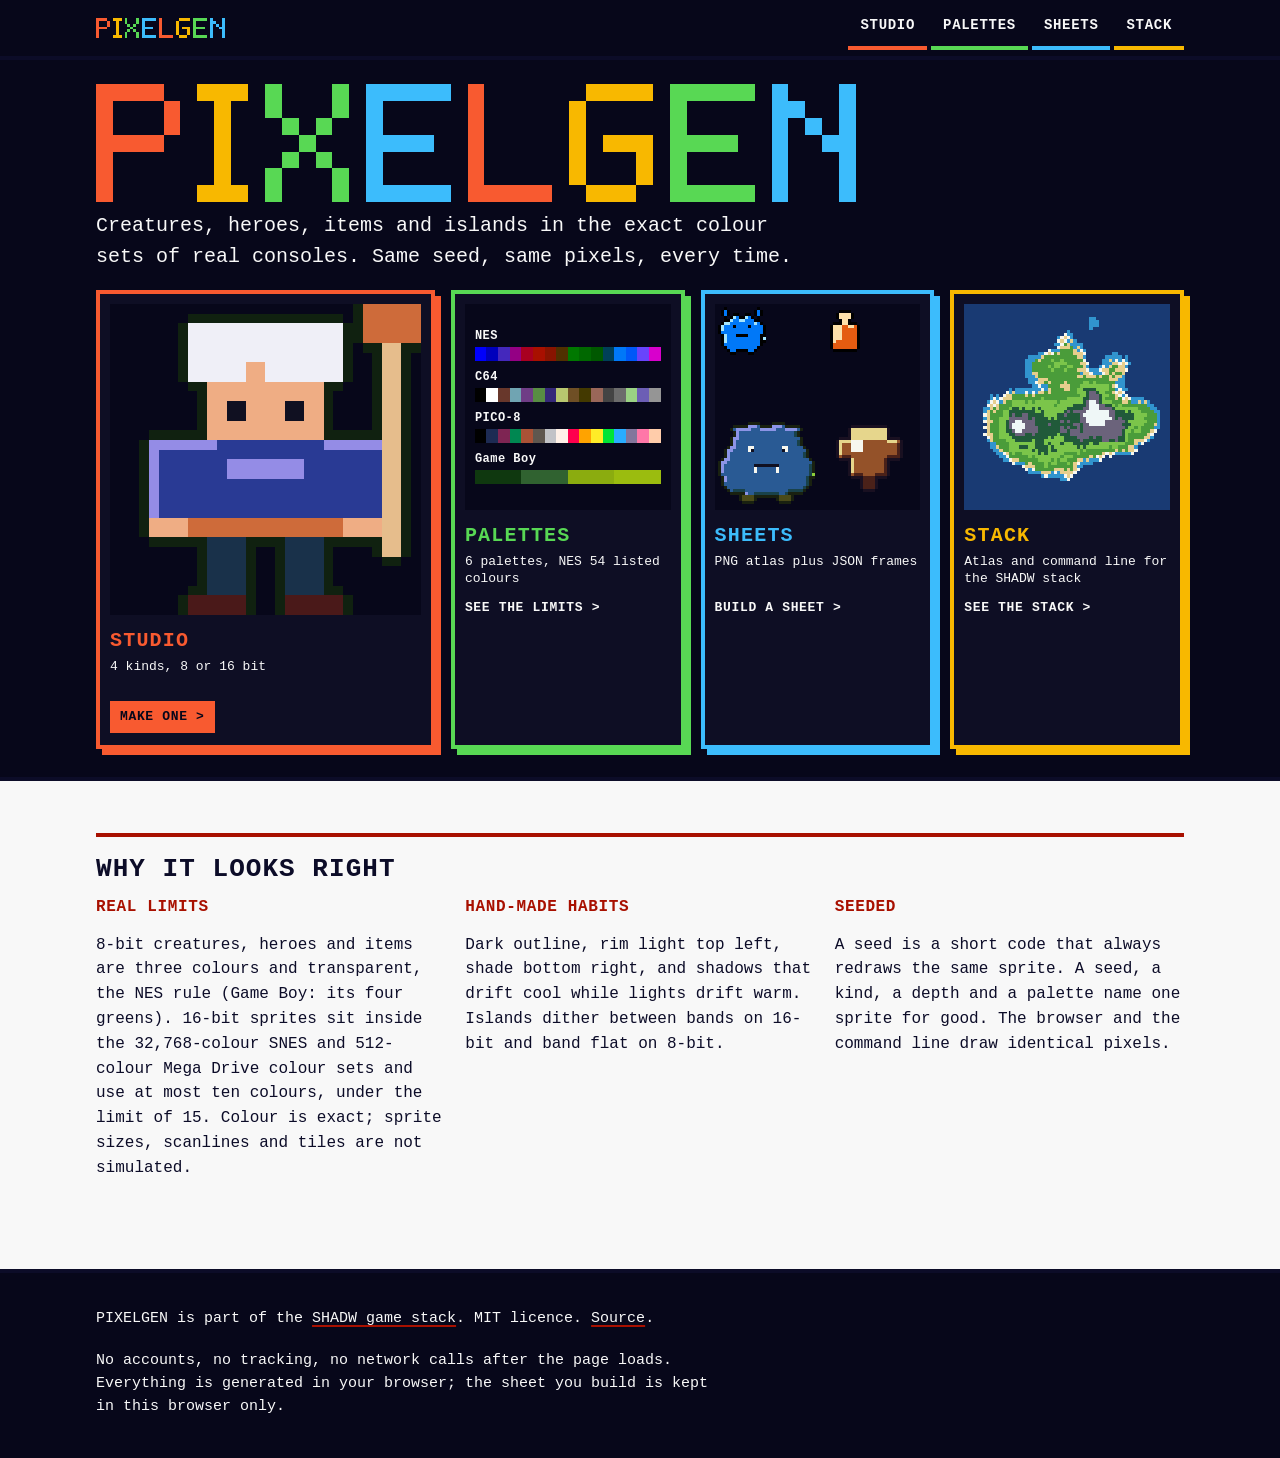
<file: index.html>
<!doctype html>
<meta charset="utf-8">
<title>PIXELGEN</title>
<meta http-equiv="refresh" content="0; url=site/index.html">
<link rel="canonical" href="https://pixel-art-gen.shadw.app/">
<p><a href="site/index.html">PIXELGEN: 8-bit and 16-bit pixel art generator</a></p>
</file>
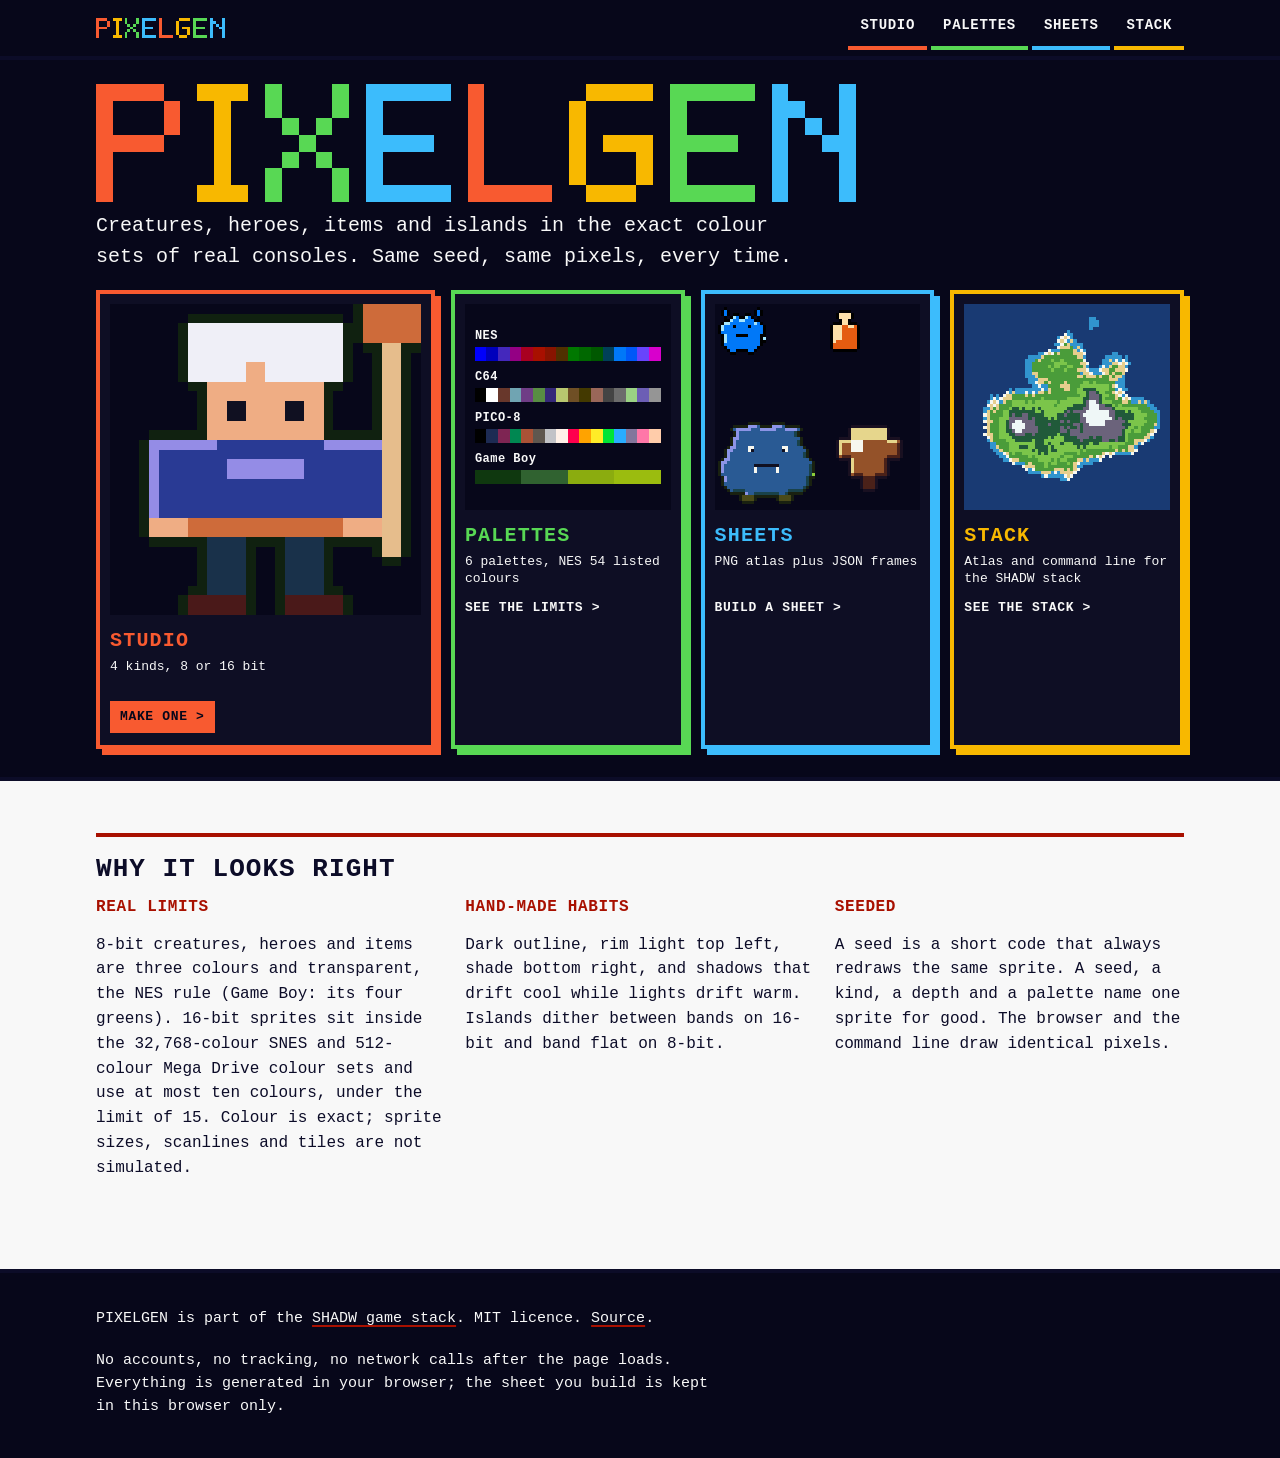
<file: site/index.html>
<!doctype html>
<html lang="en">
<head>
<meta charset="utf-8">
<meta name="viewport" content="width=device-width, initial-scale=1">
<title>PIXELGEN: 8-bit and 16-bit pixel art generator</title>
<meta name="description" content="Generate 8-bit and 16-bit pixel art in your browser: 4 kinds, 6 real console palettes, seeded so the same seed gives the same pixels. Export PNG sprite sheets with an atlas for your game.">
<meta name="color-scheme" content="dark light">
<link rel="canonical" href="https://pixel-art-gen.shadw.app/">
<link rel="icon" href="favicon.svg" type="image/svg+xml">
<link rel="stylesheet" href="assets/style.css">
<meta property="og:type" content="website"><meta property="og:site_name" content="PIXELGEN">
<meta property="og:title" content="PIXELGEN: 8-bit and 16-bit pixel art generator"><meta property="og:description" content="Generate 8-bit and 16-bit pixel art in your browser: 4 kinds, 6 real console palettes, seeded so the same seed gives the same pixels. Export PNG sprite sheets with an atlas for your game.">
<meta property="og:url" content="https://pixel-art-gen.shadw.app/">
<meta property="og:image" content="https://pixel-art-gen.shadw.app/assets/og.png"><meta property="og:image:width" content="1200"><meta property="og:image:height" content="630">
<meta name="twitter:card" content="summary_large_image">
<script type="application/ld+json">{"@context":"https://schema.org","@type":"WebApplication","name":"PIXELGEN","applicationCategory":"DesignApplication","operatingSystem":"Any","url":"https://pixel-art-gen.shadw.app","description":"Generate 8-bit and 16-bit pixel art in your browser: 4 kinds, 6 real console palettes, seeded so the same seed gives the same pixels. Export PNG sprite sheets with an atlas for your game.","offers":{"@type":"Offer","price":"0","priceCurrency":"USD"},"license":"https://opensource.org/licenses/MIT"}</script>
</head>
<body data-zone="studio" data-page="index">
<a class="skip" href="#main">Skip to content</a>
<header class="top"><div class="wrap bar">
<a class="brand" href="/" aria-label="PIXELGEN, home"><svg class="brandmark" viewBox="0 0 45 7" shape-rendering="crispEdges" role="img" aria-label="PIXELGEN"><path fill="#F85A30" d="M0 0h1v1h-1zM1 0h1v1h-1zM2 0h1v1h-1zM3 0h1v1h-1zM0 1h1v1h-1zM4 1h1v1h-1zM0 2h1v1h-1zM4 2h1v1h-1zM0 3h1v1h-1zM1 3h1v1h-1zM2 3h1v1h-1zM3 3h1v1h-1zM0 4h1v1h-1zM0 5h1v1h-1zM0 6h1v1h-1z"/><path fill="#F8B800" d="M6 0h1v1h-1zM7 0h1v1h-1zM8 0h1v1h-1zM7 1h1v1h-1zM7 2h1v1h-1zM7 3h1v1h-1zM7 4h1v1h-1zM7 5h1v1h-1zM6 6h1v1h-1zM7 6h1v1h-1zM8 6h1v1h-1z"/><path fill="#58D854" d="M10 0h1v1h-1zM14 0h1v1h-1zM10 1h1v1h-1zM14 1h1v1h-1zM11 2h1v1h-1zM13 2h1v1h-1zM12 3h1v1h-1zM11 4h1v1h-1zM13 4h1v1h-1zM10 5h1v1h-1zM14 5h1v1h-1zM10 6h1v1h-1zM14 6h1v1h-1z"/><path fill="#3CBCFC" d="M16 0h1v1h-1zM17 0h1v1h-1zM18 0h1v1h-1zM19 0h1v1h-1zM20 0h1v1h-1zM16 1h1v1h-1zM16 2h1v1h-1zM16 3h1v1h-1zM17 3h1v1h-1zM18 3h1v1h-1zM19 3h1v1h-1zM16 4h1v1h-1zM16 5h1v1h-1zM16 6h1v1h-1zM17 6h1v1h-1zM18 6h1v1h-1zM19 6h1v1h-1zM20 6h1v1h-1z"/><path fill="#F85A30" d="M22 0h1v1h-1zM22 1h1v1h-1zM22 2h1v1h-1zM22 3h1v1h-1zM22 4h1v1h-1zM22 5h1v1h-1zM22 6h1v1h-1zM23 6h1v1h-1zM24 6h1v1h-1zM25 6h1v1h-1zM26 6h1v1h-1z"/><path fill="#F8B800" d="M29 0h1v1h-1zM30 0h1v1h-1zM31 0h1v1h-1zM32 0h1v1h-1zM28 1h1v1h-1zM28 2h1v1h-1zM28 3h1v1h-1zM30 3h1v1h-1zM31 3h1v1h-1zM32 3h1v1h-1zM28 4h1v1h-1zM32 4h1v1h-1zM28 5h1v1h-1zM32 5h1v1h-1zM29 6h1v1h-1zM30 6h1v1h-1zM31 6h1v1h-1z"/><path fill="#58D854" d="M34 0h1v1h-1zM35 0h1v1h-1zM36 0h1v1h-1zM37 0h1v1h-1zM38 0h1v1h-1zM34 1h1v1h-1zM34 2h1v1h-1zM34 3h1v1h-1zM35 3h1v1h-1zM36 3h1v1h-1zM37 3h1v1h-1zM34 4h1v1h-1zM34 5h1v1h-1zM34 6h1v1h-1zM35 6h1v1h-1zM36 6h1v1h-1zM37 6h1v1h-1zM38 6h1v1h-1z"/><path fill="#3CBCFC" d="M40 0h1v1h-1zM44 0h1v1h-1zM40 1h1v1h-1zM41 1h1v1h-1zM44 1h1v1h-1zM40 2h1v1h-1zM42 2h1v1h-1zM44 2h1v1h-1zM40 3h1v1h-1zM43 3h1v1h-1zM44 3h1v1h-1zM40 4h1v1h-1zM44 4h1v1h-1zM40 5h1v1h-1zM44 5h1v1h-1zM40 6h1v1h-1zM44 6h1v1h-1z"/></svg></a>
<nav aria-label="Main"><ul><li><a data-z="studio" href="/studio">Studio</a></li><li><a data-z="palettes" href="/palettes">Palettes</a></li><li><a data-z="sheets" href="/sheets">Sheets</a></li><li><a data-z="stack" href="/stack">Stack</a></li></ul></nav>
</div></header>
<main id="main">
<section class="slab" aria-labelledby="h1"><div class="wrap">
<h1 id="h1" class="sr">PIXELGEN: 8-bit and 16-bit pixel art generator</h1>
<div class="hero-mark"><svg class="wordmark" viewBox="0 0 45 7" shape-rendering="crispEdges" role="img" aria-label="PIXELGEN"><path fill="#F85A30" d="M0 0h1v1h-1zM1 0h1v1h-1zM2 0h1v1h-1zM3 0h1v1h-1zM0 1h1v1h-1zM4 1h1v1h-1zM0 2h1v1h-1zM4 2h1v1h-1zM0 3h1v1h-1zM1 3h1v1h-1zM2 3h1v1h-1zM3 3h1v1h-1zM0 4h1v1h-1zM0 5h1v1h-1zM0 6h1v1h-1z"/><path fill="#F8B800" d="M6 0h1v1h-1zM7 0h1v1h-1zM8 0h1v1h-1zM7 1h1v1h-1zM7 2h1v1h-1zM7 3h1v1h-1zM7 4h1v1h-1zM7 5h1v1h-1zM6 6h1v1h-1zM7 6h1v1h-1zM8 6h1v1h-1z"/><path fill="#58D854" d="M10 0h1v1h-1zM14 0h1v1h-1zM10 1h1v1h-1zM14 1h1v1h-1zM11 2h1v1h-1zM13 2h1v1h-1zM12 3h1v1h-1zM11 4h1v1h-1zM13 4h1v1h-1zM10 5h1v1h-1zM14 5h1v1h-1zM10 6h1v1h-1zM14 6h1v1h-1z"/><path fill="#3CBCFC" d="M16 0h1v1h-1zM17 0h1v1h-1zM18 0h1v1h-1zM19 0h1v1h-1zM20 0h1v1h-1zM16 1h1v1h-1zM16 2h1v1h-1zM16 3h1v1h-1zM17 3h1v1h-1zM18 3h1v1h-1zM19 3h1v1h-1zM16 4h1v1h-1zM16 5h1v1h-1zM16 6h1v1h-1zM17 6h1v1h-1zM18 6h1v1h-1zM19 6h1v1h-1zM20 6h1v1h-1z"/><path fill="#F85A30" d="M22 0h1v1h-1zM22 1h1v1h-1zM22 2h1v1h-1zM22 3h1v1h-1zM22 4h1v1h-1zM22 5h1v1h-1zM22 6h1v1h-1zM23 6h1v1h-1zM24 6h1v1h-1zM25 6h1v1h-1zM26 6h1v1h-1z"/><path fill="#F8B800" d="M29 0h1v1h-1zM30 0h1v1h-1zM31 0h1v1h-1zM32 0h1v1h-1zM28 1h1v1h-1zM28 2h1v1h-1zM28 3h1v1h-1zM30 3h1v1h-1zM31 3h1v1h-1zM32 3h1v1h-1zM28 4h1v1h-1zM32 4h1v1h-1zM28 5h1v1h-1zM32 5h1v1h-1zM29 6h1v1h-1zM30 6h1v1h-1zM31 6h1v1h-1z"/><path fill="#58D854" d="M34 0h1v1h-1zM35 0h1v1h-1zM36 0h1v1h-1zM37 0h1v1h-1zM38 0h1v1h-1zM34 1h1v1h-1zM34 2h1v1h-1zM34 3h1v1h-1zM35 3h1v1h-1zM36 3h1v1h-1zM37 3h1v1h-1zM34 4h1v1h-1zM34 5h1v1h-1zM34 6h1v1h-1zM35 6h1v1h-1zM36 6h1v1h-1zM37 6h1v1h-1zM38 6h1v1h-1z"/><path fill="#3CBCFC" d="M40 0h1v1h-1zM44 0h1v1h-1zM40 1h1v1h-1zM41 1h1v1h-1zM44 1h1v1h-1zM40 2h1v1h-1zM42 2h1v1h-1zM44 2h1v1h-1zM40 3h1v1h-1zM43 3h1v1h-1zM44 3h1v1h-1zM40 4h1v1h-1zM44 4h1v1h-1zM40 5h1v1h-1zM44 5h1v1h-1zM40 6h1v1h-1zM44 6h1v1h-1z"/></svg></div>
<p class="lede">Creatures, heroes, items and islands in the exact colour sets of real consoles. Same seed, same pixels, every time.</p>
<ul class="poster" aria-label="What PIXELGEN holds">
<li class="tile" data-z="studio"><a href="/studio?kind=hero&amp;bits=16&amp;seed=ember-3"><span class="art"><svg class="px" viewBox="0 0 32 32" shape-rendering="crispEdges" role="img" aria-label="A dark blue 16-bit hero with a cap of hair, carrying a staff."><path fill="#102110" d="M25 0h1v1h-1zM8 1h16v1h-16zM25 1h1v1h-1zM7 2h1v1h-1zM24 2h2v1h-2zM7 3h1v1h-1zM24 3h2v1h-2zM7 4h1v1h-1zM24 4h1v1h-1zM26 4h2v1h-2zM30 4h2v1h-2zM7 5h1v1h-1zM24 5h1v1h-1zM27 5h1v1h-1zM30 5h1v1h-1zM7 6h1v1h-1zM24 6h1v1h-1zM27 6h1v1h-1zM30 6h1v1h-1zM7 7h1v1h-1zM24 7h1v1h-1zM27 7h1v1h-1zM30 7h1v1h-1zM8 8h2v1h-2zM22 8h2v1h-2zM27 8h1v1h-1zM30 8h1v1h-1zM9 9h1v1h-1zM22 9h1v1h-1zM27 9h1v1h-1zM30 9h1v1h-1zM9 10h1v1h-1zM22 10h1v1h-1zM27 10h1v1h-1zM30 10h1v1h-1zM9 11h1v1h-1zM22 11h1v1h-1zM27 11h1v1h-1zM30 11h1v1h-1zM9 12h1v1h-1zM22 12h1v1h-1zM27 12h1v1h-1zM30 12h1v1h-1zM4 13h6v1h-6zM22 13h6v1h-6zM30 13h1v1h-1zM3 14h1v1h-1zM30 14h1v1h-1zM3 15h1v1h-1zM30 15h1v1h-1zM3 16h1v1h-1zM30 16h1v1h-1zM3 17h1v1h-1zM30 17h1v1h-1zM3 18h1v1h-1zM30 18h1v1h-1zM3 19h1v1h-1zM30 19h1v1h-1zM3 20h1v1h-1zM30 20h1v1h-1zM3 21h1v1h-1zM30 21h1v1h-1zM3 22h1v1h-1zM30 22h1v1h-1zM3 23h1v1h-1zM30 23h1v1h-1zM4 24h6v1h-6zM14 24h4v1h-4zM22 24h6v1h-6zM30 24h1v1h-1zM9 25h1v1h-1zM14 25h1v1h-1zM17 25h1v1h-1zM22 25h1v1h-1zM27 25h1v1h-1zM30 25h1v1h-1zM9 26h1v1h-1zM14 26h1v1h-1zM17 26h1v1h-1zM22 26h1v1h-1zM28 26h2v1h-2zM9 27h1v1h-1zM14 27h1v1h-1zM17 27h1v1h-1zM22 27h1v1h-1zM9 28h1v1h-1zM14 28h1v1h-1zM17 28h1v1h-1zM22 28h1v1h-1zM8 29h2v1h-2zM14 29h1v1h-1zM17 29h1v1h-1zM22 29h2v1h-2zM7 30h1v1h-1zM14 30h1v1h-1zM17 30h1v1h-1zM24 30h1v1h-1zM7 31h1v1h-1zM14 31h1v1h-1zM17 31h1v1h-1zM24 31h1v1h-1z"/><path fill="#ce6b3a" d="M26 0h6v1h-6zM26 1h6v1h-6zM26 2h6v1h-6zM26 3h6v1h-6zM8 22h16v1h-16zM8 23h16v1h-16z"/><path fill="#efeff7" d="M8 2h16v1h-16zM8 3h16v1h-16zM8 4h16v1h-16zM8 5h16v1h-16zM8 6h6v1h-6zM16 6h8v1h-8zM8 7h6v1h-6zM16 7h8v1h-8z"/><path fill="#e6bd8c" d="M28 4h2v1h-2zM28 5h2v1h-2zM28 6h2v1h-2zM28 7h2v1h-2zM28 8h2v1h-2zM28 9h2v1h-2zM28 10h2v1h-2zM28 11h2v1h-2zM28 12h2v1h-2zM28 13h2v1h-2zM28 14h2v1h-2zM28 15h2v1h-2zM28 16h2v1h-2zM28 17h2v1h-2zM28 18h2v1h-2zM28 19h2v1h-2zM28 20h2v1h-2zM28 21h2v1h-2zM28 22h2v1h-2zM28 23h2v1h-2zM28 24h2v1h-2zM28 25h2v1h-2z"/><path fill="#efad84" d="M14 6h2v1h-2zM14 7h2v1h-2zM10 8h12v1h-12zM10 9h12v1h-12zM10 10h2v1h-2zM14 10h4v1h-4zM20 10h2v1h-2zM10 11h2v1h-2zM14 11h4v1h-4zM20 11h2v1h-2zM10 12h12v1h-12zM10 13h12v1h-12zM4 22h4v1h-4zM24 22h4v1h-4zM4 23h4v1h-4zM24 23h4v1h-4z"/><path fill="#101021" d="M12 10h2v1h-2zM18 10h2v1h-2zM12 11h2v1h-2zM18 11h2v1h-2z"/><path fill="#948ce6" d="M4 14h7v1h-7zM22 14h6v1h-6zM4 15h1v1h-1zM4 16h1v1h-1zM12 16h8v1h-8zM4 17h1v1h-1zM12 17h8v1h-8zM4 18h1v1h-1zM4 19h1v1h-1zM4 20h1v1h-1zM4 21h1v1h-1z"/><path fill="#293a94" d="M11 14h11v1h-11zM5 15h23v1h-23zM5 16h7v1h-7zM20 16h8v1h-8zM5 17h7v1h-7zM20 17h8v1h-8zM5 18h23v1h-23zM5 19h23v1h-23zM5 20h23v1h-23zM5 21h23v1h-23z"/><path fill="#19314a" d="M10 24h4v1h-4zM18 24h4v1h-4zM10 25h4v1h-4zM18 25h4v1h-4zM10 26h4v1h-4zM18 26h4v1h-4zM10 27h4v1h-4zM18 27h4v1h-4zM10 28h4v1h-4zM18 28h4v1h-4zM10 29h4v1h-4zM18 29h4v1h-4z"/><path fill="#4a1919" d="M8 30h6v1h-6zM18 30h6v1h-6zM8 31h6v1h-6zM18 31h6v1h-6z"/></svg></span>
<span class="name">Studio</span><span class="fig">4 kinds, 8 or 16 bit</span><span class="go">Make one</span></a></li>
<li class="tile" data-z="palettes"><a href="/palettes"><span class="art pal"><span class="prow"><b>NES</b><span class="strip" aria-hidden="true"><i style="background:#0000FC"></i><i style="background:#0000BC"></i><i style="background:#4428BC"></i><i style="background:#940084"></i><i style="background:#A80020"></i><i style="background:#A81000"></i><i style="background:#881400"></i><i style="background:#503000"></i><i style="background:#007800"></i><i style="background:#006800"></i><i style="background:#005800"></i><i style="background:#004058"></i><i style="background:#0078F8"></i><i style="background:#0058F8"></i><i style="background:#6844FC"></i><i style="background:#D800CC"></i></span></span><span class="prow"><b>C64</b><span class="strip" aria-hidden="true"><i style="background:#000000"></i><i style="background:#FFFFFF"></i><i style="background:#68372B"></i><i style="background:#70A4B2"></i><i style="background:#6F3D86"></i><i style="background:#588D43"></i><i style="background:#352879"></i><i style="background:#B8C76F"></i><i style="background:#6F4F25"></i><i style="background:#433900"></i><i style="background:#9A6759"></i><i style="background:#444444"></i><i style="background:#6C6C6C"></i><i style="background:#9AD284"></i><i style="background:#6C5EB5"></i><i style="background:#959595"></i></span></span><span class="prow"><b>PICO-8</b><span class="strip" aria-hidden="true"><i style="background:#000000"></i><i style="background:#1D2B53"></i><i style="background:#7E2553"></i><i style="background:#008751"></i><i style="background:#AB5236"></i><i style="background:#5F574F"></i><i style="background:#C2C3C7"></i><i style="background:#FFF1E8"></i><i style="background:#FF004D"></i><i style="background:#FFA300"></i><i style="background:#FFEC27"></i><i style="background:#00E436"></i><i style="background:#29ADFF"></i><i style="background:#83769C"></i><i style="background:#FF77A8"></i><i style="background:#FFCCAA"></i></span></span><span class="prow"><b>Game Boy</b><span class="strip" aria-hidden="true"><i style="background:#0F380F"></i><i style="background:#306230"></i><i style="background:#8BAC0F"></i><i style="background:#9BBC0F"></i></span></span></span>
<span class="name">Palettes</span><span class="fig">6 palettes, NES 54 listed colours</span><span class="go">See the limits</span></a></li>
<li class="tile" data-z="sheets"><a href="/sheets"><span class="art"><svg class="px" viewBox="0 0 68 68" shape-rendering="crispEdges" role="img" aria-label="A sprite sheet of four sprites: two 8-bit and two 16-bit creatures and items"><path fill="#000000" d="M3 1h1v1h-1zM14 1h1v1h-1zM2 2h1v1h-1zM4 2h1v1h-1zM13 2h1v1h-1zM15 2h1v1h-1zM41 2h4v1h-4zM2 3h1v1h-1zM4 3h1v1h-1zM6 3h2v1h-2zM10 3h2v1h-2zM13 3h1v1h-1zM15 3h1v1h-1zM40 3h1v1h-1zM45 3h1v1h-1zM3 4h1v1h-1zM5 4h1v1h-1zM8 4h2v1h-2zM12 4h1v1h-1zM14 4h1v1h-1zM40 4h1v1h-1zM45 4h1v1h-1zM3 5h2v1h-2zM13 5h2v1h-2zM41 5h1v1h-1zM44 5h1v1h-1zM2 6h1v1h-1zM15 6h1v1h-1zM39 6h3v1h-3zM44 6h3v1h-3zM1 7h1v1h-1zM6 7h1v1h-1zM11 7h1v1h-1zM16 7h1v1h-1zM38 7h1v1h-1zM47 7h1v1h-1zM1 8h1v1h-1zM16 8h1v1h-1zM38 8h1v1h-1zM47 8h1v1h-1zM1 9h1v1h-1zM16 9h1v1h-1zM38 9h1v1h-1zM47 9h1v1h-1zM2 10h1v1h-1zM7 10h4v1h-4zM15 10h2v1h-2zM38 10h1v1h-1zM47 10h1v1h-1zM2 11h1v1h-1zM15 11h1v1h-1zM38 11h1v1h-1zM47 11h1v1h-1zM2 12h1v1h-1zM15 12h2v1h-2zM38 12h1v1h-1zM47 12h1v1h-1zM2 13h1v1h-1zM15 13h1v1h-1zM38 13h1v1h-1zM47 13h1v1h-1zM3 14h1v1h-1zM14 14h1v1h-1zM38 14h1v1h-1zM47 14h1v1h-1zM4 15h1v1h-1zM7 15h4v1h-4zM13 15h1v1h-1zM39 15h8v1h-8zM5 16h2v1h-2zM11 16h2v1h-2z"/><path fill="#0078f8" d="M3 2h1v1h-1zM14 2h1v1h-1zM3 3h1v1h-1zM14 3h1v1h-1zM7 4h1v1h-1zM11 4h1v1h-1zM6 5h2v1h-2zM10 5h3v1h-3zM5 6h8v1h-8zM14 6h1v1h-1zM3 7h3v1h-3zM7 7h4v1h-4zM12 7h4v1h-4zM3 8h13v1h-13zM2 9h14v1h-14zM4 10h3v1h-3zM11 10h4v1h-4zM4 11h11v1h-11zM4 12h11v1h-11zM3 13h12v1h-12zM4 14h10v1h-10zM5 15h2v1h-2zM11 15h2v1h-2z"/><path fill="#fce0a8" d="M41 3h4v1h-4zM41 4h4v1h-4zM42 5h2v1h-2zM42 6h2v1h-2zM39 7h3v1h-3zM44 7h2v1h-2zM39 8h3v1h-3zM39 9h3v1h-3zM39 10h3v1h-3zM39 11h3v1h-3zM39 12h1v1h-1z"/><path fill="#a4e4fc" d="M6 4h1v1h-1zM10 4h1v1h-1zM5 5h1v1h-1zM8 5h2v1h-2zM3 6h2v1h-2zM13 6h1v1h-1zM2 7h1v1h-1zM2 8h1v1h-1zM3 10h1v1h-1zM3 11h1v1h-1zM16 11h1v1h-1zM3 12h1v1h-1z"/><path fill="#e45c10" d="M42 7h2v1h-2zM46 7h1v1h-1zM42 8h5v1h-5zM42 9h5v1h-5zM42 10h5v1h-5zM42 11h5v1h-5zM40 12h7v1h-7zM39 13h8v1h-8zM39 14h8v1h-8z"/><path fill="#192110" d="M11 39h4v1h-4zM19 39h4v1h-4zM6 40h5v1h-5zM15 40h4v1h-4zM23 40h5v1h-5zM5 41h1v1h-1zM28 41h1v1h-1zM6 42h1v1h-1zM27 42h1v1h-1zM6 43h1v1h-1zM27 43h1v1h-1zM5 44h1v1h-1zM28 44h1v1h-1zM5 45h1v1h-1zM28 45h1v1h-1zM5 46h1v1h-1zM28 46h1v1h-1zM4 47h1v1h-1zM29 47h1v1h-1zM3 48h1v1h-1zM30 48h1v1h-1zM3 49h1v1h-1zM30 49h1v1h-1zM3 50h1v1h-1zM30 50h1v1h-1zM2 51h1v1h-1zM31 51h1v1h-1zM1 52h1v1h-1zM32 52h1v1h-1zM1 53h1v1h-1zM32 53h1v1h-1zM1 54h1v1h-1zM32 54h1v1h-1zM1 55h1v1h-1zM32 55h1v1h-1zM1 56h1v1h-1zM2 57h1v1h-1zM31 57h2v1h-2zM2 58h1v1h-1zM31 58h1v1h-1zM2 59h1v1h-1zM31 59h1v1h-1zM3 60h1v1h-1zM30 60h1v1h-1zM4 61h1v1h-1zM29 61h1v1h-1zM5 62h5v1h-5zM24 62h5v1h-5zM8 63h1v1h-1zM13 63h8v1h-8zM25 63h1v1h-1zM8 64h1v1h-1zM13 64h1v1h-1zM20 64h1v1h-1zM25 64h1v1h-1zM9 65h4v1h-4zM21 65h4v1h-4z"/><path fill="#8c94e6" d="M11 40h3v1h-3zM19 40h3v1h-3zM7 41h5v1h-5zM15 41h5v1h-5zM23 41h4v1h-4zM7 42h1v1h-1zM7 43h1v1h-1zM6 44h2v1h-2zM6 45h1v1h-1zM6 46h1v1h-1zM5 47h2v1h-2zM4 48h2v1h-2zM4 49h1v1h-1zM4 50h1v1h-1zM3 51h2v1h-2zM2 52h2v1h-2zM2 53h1v1h-1zM2 54h1v1h-1zM2 55h1v1h-1zM3 57h1v1h-1zM3 58h1v1h-1zM10 62h1v1h-1z"/><path fill="#295a94" d="M14 40h1v1h-1zM22 40h1v1h-1zM6 41h1v1h-1zM12 41h3v1h-3zM20 41h3v1h-3zM27 41h1v1h-1zM8 42h18v1h-18zM8 43h18v1h-18zM8 44h20v1h-20zM7 45h20v1h-20zM7 46h20v1h-20zM7 47h4v1h-4zM13 47h9v1h-9zM24 47h5v1h-5zM6 48h5v1h-5zM13 48h9v1h-9zM24 48h6v1h-6zM5 49h24v1h-24zM5 50h24v1h-24zM5 51h26v1h-26zM4 52h28v1h-28zM3 53h10v1h-10zM21 53h10v1h-10zM3 54h10v1h-10zM14 54h6v1h-6zM21 54h10v1h-10zM3 55h10v1h-10zM14 55h6v1h-6zM21 55h10v1h-10zM2 56h29v1h-29zM4 57h26v1h-26zM4 58h26v1h-26zM3 59h27v1h-27zM4 60h25v1h-25zM5 61h1v1h-1zM10 61h14v1h-14zM11 62h2v1h-2zM21 62h2v1h-2z"/><path fill="#191021" d="M45 40h12v1h-12zM44 41h1v1h-1zM57 41h1v1h-1zM44 42h1v1h-1zM57 42h1v1h-1zM44 43h1v1h-1zM57 43h1v1h-1zM41 44h4v1h-4zM57 44h4v1h-4zM40 45h1v1h-1zM61 45h1v1h-1zM40 46h1v1h-1zM61 46h1v1h-1zM40 47h1v1h-1zM61 47h1v1h-1zM40 48h1v1h-1zM61 48h1v1h-1zM40 49h1v1h-1zM61 49h1v1h-1zM40 50h1v1h-1zM61 50h1v1h-1zM41 51h4v1h-4zM57 51h4v1h-4zM44 52h1v1h-1zM57 52h1v1h-1zM44 53h1v1h-1zM57 53h1v1h-1zM44 54h1v1h-1zM57 54h1v1h-1zM44 55h1v1h-1zM57 55h1v1h-1zM44 56h1v1h-1zM57 56h1v1h-1zM45 57h4v1h-4zM53 57h4v1h-4zM48 58h1v1h-1zM53 58h1v1h-1zM48 59h1v1h-1zM53 59h1v1h-1zM48 60h1v1h-1zM53 60h1v1h-1zM49 61h4v1h-4z"/><path fill="#e6d68c" d="M45 41h12v1h-12zM45 42h12v1h-12zM45 43h12v1h-12zM45 44h12v1h-12zM41 45h4v1h-4zM57 45h3v1h-3zM41 46h1v1h-1zM41 47h1v1h-1zM41 48h1v1h-1zM41 49h1v1h-1zM45 51h1v1h-1zM45 52h1v1h-1zM45 53h1v1h-1zM45 54h1v1h-1zM45 55h1v1h-1z"/><path fill="#19424a" d="M26 42h1v1h-1zM26 43h1v1h-1zM27 45h1v1h-1zM27 46h1v1h-1zM29 49h1v1h-1zM29 50h1v1h-1zM31 53h1v1h-1zM31 54h1v1h-1zM31 55h1v1h-1zM31 56h1v1h-1zM30 57h1v1h-1zM30 58h1v1h-1zM30 59h1v1h-1zM29 60h1v1h-1zM6 61h4v1h-4zM24 61h5v1h-5zM13 62h8v1h-8zM23 62h1v1h-1z"/><path fill="#f7f7ef" d="M45 45h4v1h-4zM45 46h4v1h-4zM11 47h2v1h-2zM22 47h2v1h-2zM45 47h4v1h-4zM11 48h1v1h-1zM23 48h1v1h-1zM45 48h4v1h-4zM13 54h1v1h-1zM20 54h1v1h-1zM13 55h1v1h-1zM20 55h1v1h-1z"/><path fill="#945229" d="M49 45h8v1h-8zM60 45h1v1h-1zM42 46h3v1h-3zM49 46h11v1h-11zM42 47h3v1h-3zM49 47h11v1h-11zM42 48h3v1h-3zM49 48h11v1h-11zM42 49h18v1h-18zM41 50h1v1h-1zM45 50h12v1h-12zM46 51h10v1h-10zM46 52h10v1h-10zM46 53h10v1h-10zM46 54h10v1h-10zM46 55h10v1h-10zM45 56h1v1h-1zM49 56h4v1h-4z"/><path fill="#4a2119" d="M60 46h1v1h-1zM60 47h1v1h-1zM60 48h1v1h-1zM60 49h1v1h-1zM42 50h3v1h-3zM57 50h4v1h-4zM56 51h1v1h-1zM56 52h1v1h-1zM56 53h1v1h-1zM56 54h1v1h-1zM56 55h1v1h-1zM46 56h3v1h-3zM53 56h4v1h-4zM49 57h4v1h-4zM49 58h4v1h-4zM49 59h4v1h-4zM49 60h4v1h-4z"/><path fill="#101021" d="M12 48h1v1h-1zM22 48h1v1h-1zM13 53h8v1h-8z"/><path fill="#8cce3a" d="M32 56h1v1h-1z"/><path fill="#4a4a19" d="M9 63h4v1h-4zM21 63h4v1h-4zM9 64h4v1h-4zM21 64h4v1h-4z"/></svg></span>
<span class="name">Sheets</span><span class="fig">PNG atlas plus JSON frames</span><span class="go">Build a sheet</span></a></li>
<li class="tile" data-z="stack"><a href="/stack"><span class="art"><svg class="px" viewBox="0 0 64 64" shape-rendering="crispEdges" role="img" aria-label="A 16-bit island seen from above, about 33% land with sandy coast, grass, forest and rock, and a snowy peak."><path fill="#193a73" d="M0 0h64v1h-64zM0 1h64v1h-64zM0 2h64v1h-64zM0 3h64v1h-64zM0 4h39v1h-39zM41 4h23v1h-23zM0 5h39v1h-39zM42 5h22v1h-22zM0 6h39v1h-39zM42 6h22v1h-22zM0 7h39v1h-39zM40 7h24v1h-24zM0 8h32v1h-32zM33 8h31v1h-31zM0 9h31v1h-31zM34 9h30v1h-30zM0 10h29v1h-29zM34 10h30v1h-30zM0 11h29v1h-29zM35 11h29v1h-29zM0 12h28v1h-28zM37 12h27v1h-27zM0 13h29v1h-29zM37 13h27v1h-27zM0 14h26v1h-26zM38 14h26v1h-26zM0 15h23v1h-23zM38 15h8v1h-8zM48 15h16v1h-16zM0 16h20v1h-20zM38 16h6v1h-6zM49 16h1v1h-1zM51 16h13v1h-13zM0 17h19v1h-19zM38 17h5v1h-5zM51 17h13v1h-13zM0 18h19v1h-19zM39 18h4v1h-4zM52 18h12v1h-12zM0 19h19v1h-19zM39 19h3v1h-3zM51 19h13v1h-13zM0 20h19v1h-19zM51 20h13v1h-13zM0 21h19v1h-19zM50 21h14v1h-14zM0 22h19v1h-19zM50 22h14v1h-14zM0 23h20v1h-20zM50 23h14v1h-14zM0 24h20v1h-20zM50 24h14v1h-14zM0 25h21v1h-21zM50 25h14v1h-14zM0 26h14v1h-14zM15 26h1v1h-1zM51 26h13v1h-13zM0 27h13v1h-13zM50 27h14v1h-14zM0 28h8v1h-8zM9 28h1v1h-1zM11 28h1v1h-1zM51 28h13v1h-13zM0 29h8v1h-8zM56 29h8v1h-8zM0 30h7v1h-7zM58 30h6v1h-6zM0 31h7v1h-7zM59 31h5v1h-5zM0 32h6v1h-6zM60 32h4v1h-4zM0 33h6v1h-6zM61 33h3v1h-3zM0 34h6v1h-6zM61 34h3v1h-3zM0 35h6v1h-6zM61 35h3v1h-3zM0 36h6v1h-6zM61 36h3v1h-3zM0 37h7v1h-7zM61 37h3v1h-3zM0 38h6v1h-6zM61 38h3v1h-3zM0 39h7v1h-7zM60 39h4v1h-4zM0 40h6v1h-6zM59 40h5v1h-5zM0 41h7v1h-7zM59 41h5v1h-5zM0 42h7v1h-7zM58 42h6v1h-6zM0 43h8v1h-8zM56 43h8v1h-8zM0 44h8v1h-8zM54 44h10v1h-10zM0 45h9v1h-9zM54 45h10v1h-10zM0 46h10v1h-10zM53 46h11v1h-11zM0 47h11v1h-11zM44 47h1v1h-1zM46 47h18v1h-18zM0 48h12v1h-12zM43 48h21v1h-21zM0 49h15v1h-15zM40 49h24v1h-24zM0 50h18v1h-18zM37 50h27v1h-27zM0 51h19v1h-19zM36 51h28v1h-28zM0 52h20v1h-20zM35 52h29v1h-29zM0 53h24v1h-24zM34 53h30v1h-30zM0 54h30v1h-30zM33 54h31v1h-31zM0 55h64v1h-64zM0 56h64v1h-64zM0 57h64v1h-64zM0 58h64v1h-64zM0 59h64v1h-64zM0 60h64v1h-64zM0 61h64v1h-64zM0 62h64v1h-64zM0 63h64v1h-64z"/><path fill="#3194ce" d="M39 4h2v1h-2zM39 5h3v1h-3zM39 6h3v1h-3zM39 7h1v1h-1zM32 8h1v1h-1zM32 9h2v1h-2zM29 10h1v1h-1zM33 10h1v1h-1zM32 11h1v1h-1zM34 11h1v1h-1zM28 12h2v1h-2zM33 12h4v1h-4zM34 13h1v1h-1zM36 13h1v1h-1zM27 14h3v1h-3zM35 14h1v1h-1zM37 14h1v1h-1zM23 15h2v1h-2zM46 15h2v1h-2zM20 16h4v1h-4zM37 16h1v1h-1zM44 16h5v1h-5zM50 16h1v1h-1zM19 17h3v1h-3zM43 17h2v1h-2zM46 17h1v1h-1zM48 17h1v1h-1zM50 17h1v1h-1zM19 18h2v1h-2zM43 18h3v1h-3zM51 18h1v1h-1zM19 19h2v1h-2zM38 19h1v1h-1zM42 19h1v1h-1zM44 19h1v1h-1zM50 19h1v1h-1zM19 20h2v1h-2zM39 20h3v1h-3zM19 21h2v1h-2zM36 21h1v1h-1zM40 21h3v1h-3zM19 22h3v1h-3zM49 22h1v1h-1zM20 23h3v1h-3zM48 23h2v1h-2zM20 24h2v1h-2zM47 24h3v1h-3zM21 25h2v1h-2zM24 25h2v1h-2zM48 25h2v1h-2zM14 26h1v1h-1zM16 26h8v1h-8zM25 26h1v1h-1zM47 26h1v1h-1zM49 26h2v1h-2zM14 27h1v1h-1zM16 27h3v1h-3zM20 27h1v1h-1zM22 27h1v1h-1zM8 28h1v1h-1zM10 28h1v1h-1zM49 28h1v1h-1zM8 29h1v1h-1zM10 29h1v1h-1zM52 29h4v1h-4zM7 30h1v1h-1zM11 30h1v1h-1zM52 30h2v1h-2zM55 30h1v1h-1zM57 30h1v1h-1zM57 31h2v1h-2zM6 32h2v1h-2zM58 32h2v1h-2zM6 33h1v1h-1zM59 33h2v1h-2zM60 34h1v1h-1zM6 35h1v1h-1zM60 35h1v1h-1zM60 36h1v1h-1zM60 37h1v1h-1zM59 38h2v1h-2zM58 41h1v1h-1zM7 42h1v1h-1zM57 42h1v1h-1zM8 43h2v1h-2zM54 43h1v1h-1zM8 44h2v1h-2zM53 44h1v1h-1zM9 45h2v1h-2zM10 46h2v1h-2zM47 46h5v1h-5zM11 47h2v1h-2zM12 48h2v1h-2zM37 48h1v1h-1zM39 48h3v1h-3zM16 49h3v1h-3zM36 49h4v1h-4zM35 50h2v1h-2zM20 51h1v1h-1zM20 52h4v1h-4zM27 52h1v1h-1zM29 52h1v1h-1zM24 53h1v1h-1zM26 53h5v1h-5zM30 54h2v1h-2z"/><path fill="#f7f7ef" d="M31 9h1v1h-1zM30 10h1v1h-1zM32 10h1v1h-1zM29 11h1v1h-1zM31 11h1v1h-1zM30 12h1v1h-1zM29 13h1v1h-1zM26 14h1v1h-1zM36 14h1v1h-1zM25 15h1v1h-1zM27 15h1v1h-1zM37 15h1v1h-1zM37 17h1v1h-1zM47 17h1v1h-1zM49 17h1v1h-1zM38 18h1v1h-1zM48 18h1v1h-1zM50 18h1v1h-1zM43 19h1v1h-1zM38 20h1v1h-1zM42 20h1v1h-1zM50 20h1v1h-1zM39 21h1v1h-1zM43 21h1v1h-1zM22 24h1v1h-1zM23 25h1v1h-1zM47 25h1v1h-1zM24 26h1v1h-1zM48 26h1v1h-1zM13 27h1v1h-1zM19 27h1v1h-1zM21 27h1v1h-1zM47 27h1v1h-1zM49 27h1v1h-1zM12 28h1v1h-1zM48 28h1v1h-1zM50 28h1v1h-1zM9 29h1v1h-1zM11 29h1v1h-1zM49 29h1v1h-1zM51 29h1v1h-1zM8 30h1v1h-1zM10 30h1v1h-1zM7 31h1v1h-1zM9 31h1v1h-1zM6 34h1v1h-1zM6 36h1v1h-1zM6 38h1v1h-1zM59 39h1v1h-1zM6 40h1v1h-1zM58 40h1v1h-1zM7 41h1v1h-1zM56 42h1v1h-1zM55 43h1v1h-1zM53 45h1v1h-1zM12 46h1v1h-1zM44 46h1v1h-1zM46 46h1v1h-1zM52 46h1v1h-1zM13 47h1v1h-1zM41 47h1v1h-1zM43 47h1v1h-1zM45 47h1v1h-1zM14 48h1v1h-1zM42 48h1v1h-1zM15 49h1v1h-1zM35 49h1v1h-1zM18 50h1v1h-1zM19 51h1v1h-1zM21 51h1v1h-1zM35 51h1v1h-1zM28 52h1v1h-1zM34 52h1v1h-1zM25 53h1v1h-1zM31 53h1v1h-1zM33 53h1v1h-1zM32 54h1v1h-1z"/><path fill="#e6ce8c" d="M31 10h1v1h-1zM30 11h1v1h-1zM33 11h1v1h-1zM32 12h1v1h-1zM30 13h3v1h-3zM35 13h1v1h-1zM34 14h1v1h-1zM26 15h1v1h-1zM29 15h1v1h-1zM34 15h3v1h-3zM24 16h1v1h-1zM35 16h2v1h-2zM23 17h1v1h-1zM45 17h1v1h-1zM36 18h2v1h-2zM46 18h2v1h-2zM49 18h1v1h-1zM37 19h1v1h-1zM45 19h1v1h-1zM48 19h2v1h-2zM35 20h3v1h-3zM43 20h2v1h-2zM47 20h3v1h-3zM21 21h2v1h-2zM37 21h2v1h-2zM44 21h1v1h-1zM46 21h1v1h-1zM49 21h1v1h-1zM22 22h1v1h-1zM35 22h2v1h-2zM38 22h3v1h-3zM42 22h1v1h-1zM45 22h1v1h-1zM47 22h2v1h-2zM23 23h3v1h-3zM45 23h3v1h-3zM23 24h2v1h-2zM26 24h1v1h-1zM31 24h1v1h-1zM30 25h3v1h-3zM46 25h1v1h-1zM26 26h1v1h-1zM31 26h2v1h-2zM15 27h1v1h-1zM23 27h2v1h-2zM26 27h1v1h-1zM46 27h1v1h-1zM48 27h1v1h-1zM13 28h2v1h-2zM19 28h1v1h-1zM21 28h1v1h-1zM47 28h1v1h-1zM12 29h3v1h-3zM47 29h1v1h-1zM50 29h1v1h-1zM9 30h1v1h-1zM12 30h1v1h-1zM49 30h2v1h-2zM54 30h1v1h-1zM56 30h1v1h-1zM8 31h1v1h-1zM10 31h1v1h-1zM8 32h1v1h-1zM10 32h1v1h-1zM7 33h1v1h-1zM9 33h1v1h-1zM7 34h1v1h-1zM7 35h1v1h-1zM7 36h2v1h-2zM7 37h1v1h-1zM59 37h1v1h-1zM7 38h1v1h-1zM7 39h1v1h-1zM58 39h1v1h-1zM7 40h2v1h-2zM57 40h1v1h-1zM8 41h1v1h-1zM56 41h2v1h-2zM8 42h1v1h-1zM53 42h3v1h-3zM53 43h1v1h-1zM10 44h1v1h-1zM51 44h2v1h-2zM11 45h1v1h-1zM47 45h1v1h-1zM49 45h1v1h-1zM51 45h2v1h-2zM13 46h1v1h-1zM43 46h1v1h-1zM45 46h1v1h-1zM39 47h1v1h-1zM42 47h1v1h-1zM15 48h2v1h-2zM35 48h2v1h-2zM38 48h1v1h-1zM20 49h1v1h-1zM34 49h1v1h-1zM19 50h3v1h-3zM34 50h1v1h-1zM28 51h3v1h-3zM32 51h1v1h-1zM34 51h1v1h-1zM24 52h3v1h-3zM30 52h4v1h-4zM32 53h1v1h-1z"/><path fill="#4a9c3a" d="M31 12h1v1h-1zM33 13h1v1h-1zM30 14h4v1h-4zM28 15h1v1h-1zM30 15h4v1h-4zM25 16h10v1h-10zM22 17h1v1h-1zM24 17h3v1h-3zM28 17h2v1h-2zM31 17h6v1h-6zM21 18h7v1h-7zM32 18h4v1h-4zM21 19h5v1h-5zM27 19h1v1h-1zM30 19h2v1h-2zM34 19h3v1h-3zM46 19h2v1h-2zM21 20h6v1h-6zM28 20h3v1h-3zM32 20h3v1h-3zM45 20h2v1h-2zM23 21h13v1h-13zM45 21h1v1h-1zM47 21h2v1h-2zM23 22h12v1h-12zM37 22h1v1h-1zM41 22h1v1h-1zM43 22h2v1h-2zM46 22h1v1h-1zM26 23h19v1h-19zM25 24h1v1h-1zM27 24h4v1h-4zM32 24h5v1h-5zM39 24h1v1h-1zM41 24h6v1h-6zM26 25h4v1h-4zM33 25h3v1h-3zM45 25h1v1h-1zM27 26h4v1h-4zM33 26h2v1h-2zM45 26h2v1h-2zM25 27h1v1h-1zM27 27h8v1h-8zM44 27h2v1h-2zM15 28h4v1h-4zM20 28h1v1h-1zM22 28h14v1h-14zM45 28h2v1h-2zM15 29h9v1h-9zM25 29h7v1h-7zM44 29h3v1h-3zM48 29h1v1h-1zM13 30h2v1h-2zM19 30h1v1h-1zM21 30h1v1h-1zM29 30h1v1h-1zM46 30h3v1h-3zM51 30h1v1h-1zM11 31h4v1h-4zM28 31h1v1h-1zM47 31h1v1h-1zM49 31h8v1h-8zM9 32h1v1h-1zM11 32h3v1h-3zM54 32h4v1h-4zM8 33h1v1h-1zM10 33h2v1h-2zM55 33h4v1h-4zM8 34h4v1h-4zM57 34h3v1h-3zM8 35h3v1h-3zM56 35h4v1h-4zM9 36h2v1h-2zM57 36h3v1h-3zM8 37h3v1h-3zM56 37h3v1h-3zM8 38h3v1h-3zM53 38h1v1h-1zM55 38h4v1h-4zM8 39h3v1h-3zM52 39h1v1h-1zM55 39h3v1h-3zM9 40h2v1h-2zM51 40h6v1h-6zM9 41h2v1h-2zM51 41h5v1h-5zM9 42h4v1h-4zM51 42h2v1h-2zM10 43h4v1h-4zM50 43h3v1h-3zM11 44h3v1h-3zM45 44h1v1h-1zM48 44h3v1h-3zM12 45h2v1h-2zM36 45h1v1h-1zM38 45h9v1h-9zM48 45h1v1h-1zM50 45h1v1h-1zM14 46h1v1h-1zM16 46h2v1h-2zM31 46h4v1h-4zM36 46h7v1h-7zM14 47h6v1h-6zM21 47h1v1h-1zM30 47h1v1h-1zM34 47h5v1h-5zM40 47h1v1h-1zM17 48h6v1h-6zM27 48h1v1h-1zM29 48h1v1h-1zM32 48h3v1h-3zM19 49h1v1h-1zM21 49h4v1h-4zM26 49h1v1h-1zM29 49h3v1h-3zM33 49h1v1h-1zM22 50h3v1h-3zM26 50h8v1h-8zM22 51h6v1h-6zM31 51h1v1h-1zM33 51h1v1h-1z"/><path fill="#7bc54a" d="M27 17h1v1h-1zM30 17h1v1h-1zM28 18h4v1h-4zM26 19h1v1h-1zM28 19h2v1h-2zM32 19h2v1h-2zM27 20h1v1h-1zM31 20h1v1h-1zM37 24h2v1h-2zM40 24h1v1h-1zM36 25h9v1h-9zM35 26h2v1h-2zM41 26h4v1h-4zM35 27h3v1h-3zM42 27h2v1h-2zM36 28h2v1h-2zM43 28h2v1h-2zM24 29h1v1h-1zM32 29h5v1h-5zM43 29h1v1h-1zM15 30h4v1h-4zM20 30h1v1h-1zM22 30h7v1h-7zM30 30h7v1h-7zM43 30h3v1h-3zM15 31h13v1h-13zM29 31h5v1h-5zM46 31h1v1h-1zM48 31h1v1h-1zM14 32h1v1h-1zM17 32h1v1h-1zM19 32h2v1h-2zM22 32h1v1h-1zM24 32h8v1h-8zM47 32h7v1h-7zM12 33h2v1h-2zM22 33h2v1h-2zM25 33h6v1h-6zM50 33h1v1h-1zM52 33h3v1h-3zM12 34h2v1h-2zM25 34h4v1h-4zM53 34h4v1h-4zM11 35h3v1h-3zM26 35h1v1h-1zM28 35h1v1h-1zM53 35h3v1h-3zM11 36h2v1h-2zM51 36h6v1h-6zM11 37h2v1h-2zM52 37h4v1h-4zM11 38h2v1h-2zM51 38h2v1h-2zM54 38h1v1h-1zM11 39h2v1h-2zM50 39h2v1h-2zM53 39h2v1h-2zM11 40h3v1h-3zM29 40h1v1h-1zM50 40h1v1h-1zM11 41h4v1h-4zM26 41h1v1h-1zM28 41h3v1h-3zM50 41h1v1h-1zM13 42h3v1h-3zM21 42h1v1h-1zM25 42h6v1h-6zM50 42h1v1h-1zM14 43h8v1h-8zM25 43h1v1h-1zM27 43h3v1h-3zM31 43h3v1h-3zM39 43h1v1h-1zM42 43h8v1h-8zM14 44h3v1h-3zM20 44h2v1h-2zM26 44h1v1h-1zM28 44h7v1h-7zM36 44h1v1h-1zM38 44h7v1h-7zM46 44h2v1h-2zM14 45h7v1h-7zM22 45h1v1h-1zM26 45h1v1h-1zM29 45h7v1h-7zM37 45h1v1h-1zM15 46h1v1h-1zM18 46h5v1h-5zM24 46h1v1h-1zM26 46h5v1h-5zM35 46h1v1h-1zM20 47h1v1h-1zM22 47h8v1h-8zM31 47h3v1h-3zM23 48h4v1h-4zM28 48h1v1h-1zM30 48h2v1h-2zM25 49h1v1h-1zM27 49h2v1h-2zM32 49h1v1h-1zM25 50h1v1h-1z"/><path fill="#215a3a" d="M37 26h4v1h-4zM38 27h1v1h-1zM41 27h1v1h-1zM38 28h1v1h-1zM42 28h1v1h-1zM37 29h2v1h-2zM42 29h1v1h-1zM37 30h1v1h-1zM42 30h1v1h-1zM34 31h4v1h-4zM44 31h2v1h-2zM15 32h2v1h-2zM18 32h1v1h-1zM21 32h1v1h-1zM23 32h1v1h-1zM32 32h5v1h-5zM46 32h1v1h-1zM14 33h8v1h-8zM24 33h1v1h-1zM31 33h1v1h-1zM33 33h1v1h-1zM47 33h3v1h-3zM51 33h1v1h-1zM14 34h1v1h-1zM16 34h2v1h-2zM20 34h5v1h-5zM29 34h2v1h-2zM32 34h4v1h-4zM47 34h6v1h-6zM20 35h1v1h-1zM22 35h4v1h-4zM27 35h1v1h-1zM29 35h7v1h-7zM47 35h1v1h-1zM49 35h4v1h-4zM13 36h1v1h-1zM22 36h8v1h-8zM31 36h1v1h-1zM33 36h3v1h-3zM50 36h1v1h-1zM13 37h1v1h-1zM22 37h4v1h-4zM27 37h7v1h-7zM36 37h1v1h-1zM49 37h3v1h-3zM13 38h1v1h-1zM23 38h7v1h-7zM31 38h1v1h-1zM33 38h2v1h-2zM36 38h1v1h-1zM50 38h1v1h-1zM13 39h2v1h-2zM23 39h7v1h-7zM32 39h1v1h-1zM36 39h1v1h-1zM49 39h1v1h-1zM14 40h2v1h-2zM19 40h2v1h-2zM22 40h7v1h-7zM30 40h3v1h-3zM49 40h1v1h-1zM15 41h11v1h-11zM27 41h1v1h-1zM31 41h4v1h-4zM39 41h1v1h-1zM41 41h2v1h-2zM48 41h2v1h-2zM16 42h5v1h-5zM22 42h3v1h-3zM31 42h5v1h-5zM37 42h6v1h-6zM45 42h2v1h-2zM48 42h2v1h-2zM22 43h3v1h-3zM26 43h1v1h-1zM30 43h1v1h-1zM34 43h5v1h-5zM40 43h2v1h-2zM17 44h3v1h-3zM22 44h4v1h-4zM27 44h1v1h-1zM35 44h1v1h-1zM37 44h1v1h-1zM21 45h1v1h-1zM23 45h3v1h-3zM27 45h2v1h-2zM23 46h1v1h-1zM25 46h1v1h-1z"/><path fill="#6b637b" d="M39 27h2v1h-2zM39 28h3v1h-3zM39 29h3v1h-3zM38 30h1v1h-1zM41 30h1v1h-1zM38 31h1v1h-1zM42 31h2v1h-2zM37 32h2v1h-2zM42 32h4v1h-4zM32 33h1v1h-1zM34 33h4v1h-4zM45 33h2v1h-2zM15 34h1v1h-1zM18 34h2v1h-2zM31 34h1v1h-1zM36 34h1v1h-1zM45 34h2v1h-2zM14 35h6v1h-6zM21 35h1v1h-1zM36 35h2v1h-2zM46 35h1v1h-1zM48 35h1v1h-1zM14 36h2v1h-2zM18 36h4v1h-4zM30 36h1v1h-1zM32 36h1v1h-1zM36 36h2v1h-2zM44 36h6v1h-6zM14 37h1v1h-1zM19 37h3v1h-3zM26 37h1v1h-1zM34 37h2v1h-2zM37 37h2v1h-2zM44 37h5v1h-5zM14 38h1v1h-1zM19 38h4v1h-4zM30 38h1v1h-1zM32 38h1v1h-1zM35 38h1v1h-1zM37 38h13v1h-13zM15 39h1v1h-1zM18 39h5v1h-5zM30 39h2v1h-2zM33 39h3v1h-3zM37 39h12v1h-12zM16 40h3v1h-3zM21 40h1v1h-1zM33 40h16v1h-16zM35 41h4v1h-4zM40 41h1v1h-1zM43 41h5v1h-5zM36 42h1v1h-1zM43 42h2v1h-2zM47 42h1v1h-1z"/><path fill="#eff7f7" d="M39 30h2v1h-2zM39 31h3v1h-3zM39 32h3v1h-3zM38 33h7v1h-7zM37 34h8v1h-8zM38 35h8v1h-8zM16 36h2v1h-2zM38 36h6v1h-6zM15 37h4v1h-4zM39 37h5v1h-5zM15 38h4v1h-4zM16 39h2v1h-2z"/></svg></span>
<span class="name">Stack</span><span class="fig">Atlas and command line for the SHADW stack</span><span class="go">See the stack</span></a></li>
</ul></div></section>
<section class="wrap band"><h2>Why it looks right</h2>
<ul class="cols">
<li><h3>Real limits</h3><p>8-bit creatures, heroes and items are three colours and transparent, the NES rule (Game Boy: its four greens). 16-bit sprites sit inside the 32,768-colour SNES and 512-colour Mega Drive colour sets and use at most ten colours, under the limit of 15. Colour is exact; sprite sizes, scanlines and tiles are not simulated.</p></li>
<li><h3>Hand-made habits</h3><p>Dark outline, rim light top left, shade bottom right, and shadows that drift cool while lights drift warm. Islands dither between bands on 16-bit and band flat on 8-bit.</p></li>
<li><h3>Seeded</h3><p>A seed is a short code that always redraws the same sprite. A seed, a kind, a depth and a palette name one sprite for good. The browser and the command line draw identical pixels.</p></li>
</ul></section>
</main>
<footer class="foot"><div class="wrap">
<p>PIXELGEN is part of the <a href="https://github.com/SolutionsAsService/shadw-gaming-master">SHADW game stack</a>. MIT licence. <a href="https://github.com/SolutionsAsService/pixel-art-gen">Source</a>.</p>
<p>No accounts, no tracking, no network calls after the page loads. Everything is generated in your browser; the sheet you build is kept in this browser only.</p>
</div></footer>

</body>
</html>
</file>
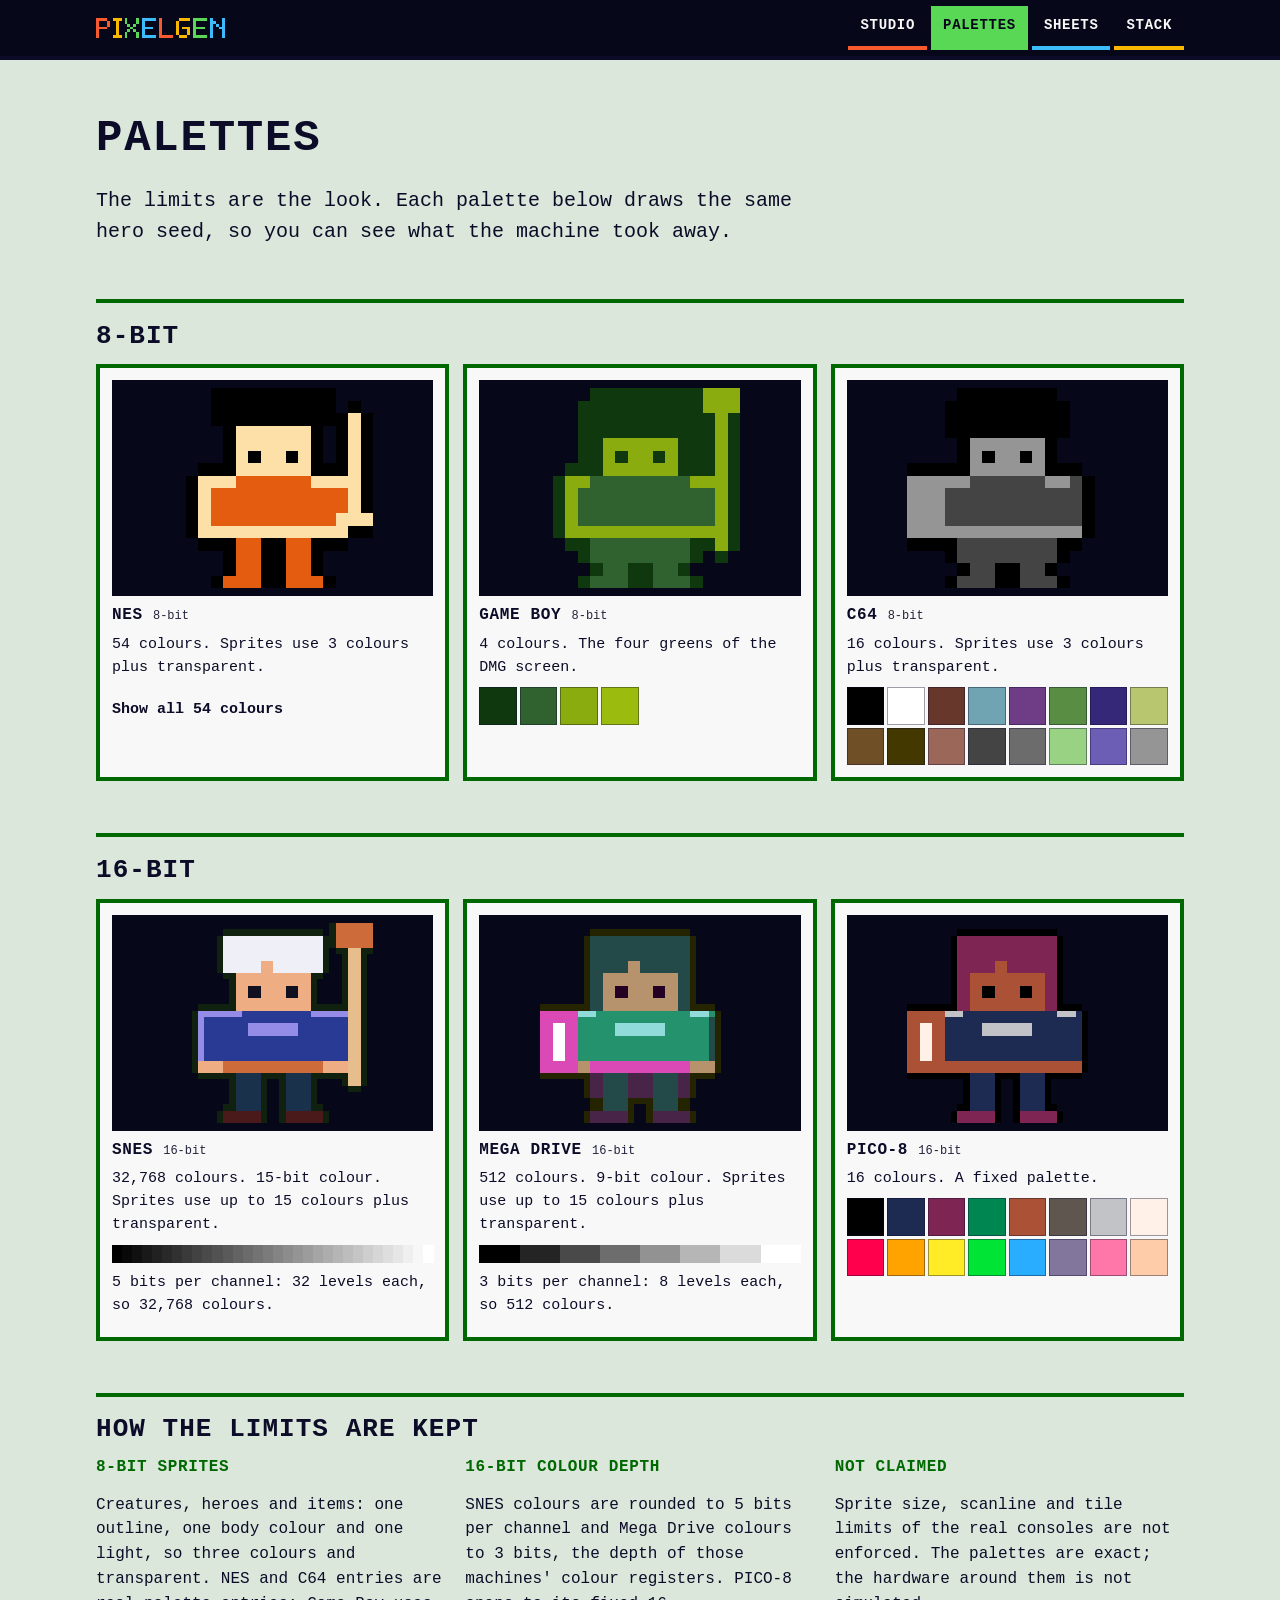
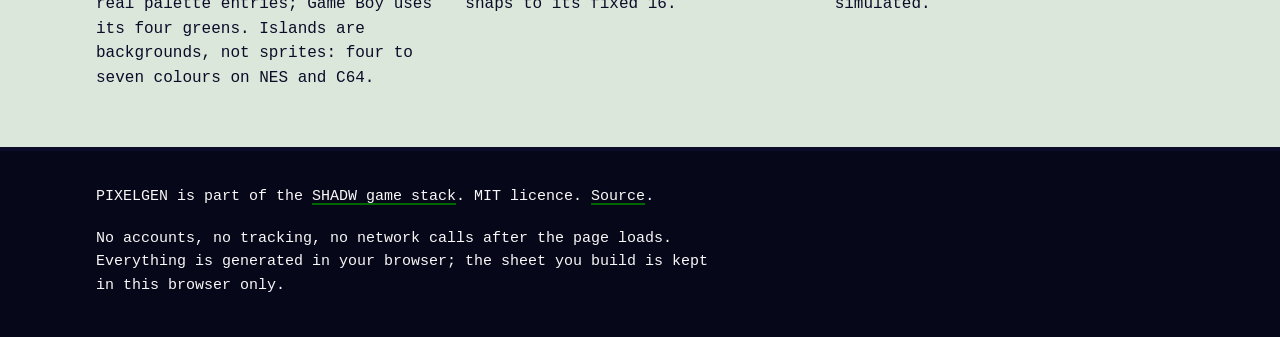
<file: site/palettes.html>
<!doctype html>
<html lang="en">
<head>
<meta charset="utf-8">
<meta name="viewport" content="width=device-width, initial-scale=1">
<title>Palettes · PIXELGEN</title>
<meta name="description" content="6 palettes with the colour limits of the real hardware: NES, Game Boy, C64, SNES, Mega Drive and PICO-8.">
<meta name="color-scheme" content="dark light">
<link rel="canonical" href="https://pixel-art-gen.shadw.app/palettes">
<link rel="icon" href="favicon.svg" type="image/svg+xml">
<link rel="stylesheet" href="assets/style.css">
<meta property="og:type" content="website"><meta property="og:site_name" content="PIXELGEN">
<meta property="og:title" content="Palettes · PIXELGEN"><meta property="og:description" content="6 palettes with the colour limits of the real hardware: NES, Game Boy, C64, SNES, Mega Drive and PICO-8.">
<meta property="og:url" content="https://pixel-art-gen.shadw.app/palettes">
<meta property="og:image" content="https://pixel-art-gen.shadw.app/assets/og.png"><meta property="og:image:width" content="1200"><meta property="og:image:height" content="630">
<meta name="twitter:card" content="summary_large_image">
<script type="application/ld+json">{"@context":"https://schema.org","@type":"WebApplication","name":"PIXELGEN","applicationCategory":"DesignApplication","operatingSystem":"Any","url":"https://pixel-art-gen.shadw.app","description":"6 palettes with the colour limits of the real hardware: NES, Game Boy, C64, SNES, Mega Drive and PICO-8.","offers":{"@type":"Offer","price":"0","priceCurrency":"USD"},"license":"https://opensource.org/licenses/MIT"}</script>
</head>
<body data-zone="palettes" data-page="palettes">
<a class="skip" href="#main">Skip to content</a>
<header class="top"><div class="wrap bar">
<a class="brand" href="/" aria-label="PIXELGEN, home"><svg class="brandmark" viewBox="0 0 45 7" shape-rendering="crispEdges" role="img" aria-label="PIXELGEN"><path fill="#F85A30" d="M0 0h1v1h-1zM1 0h1v1h-1zM2 0h1v1h-1zM3 0h1v1h-1zM0 1h1v1h-1zM4 1h1v1h-1zM0 2h1v1h-1zM4 2h1v1h-1zM0 3h1v1h-1zM1 3h1v1h-1zM2 3h1v1h-1zM3 3h1v1h-1zM0 4h1v1h-1zM0 5h1v1h-1zM0 6h1v1h-1z"/><path fill="#F8B800" d="M6 0h1v1h-1zM7 0h1v1h-1zM8 0h1v1h-1zM7 1h1v1h-1zM7 2h1v1h-1zM7 3h1v1h-1zM7 4h1v1h-1zM7 5h1v1h-1zM6 6h1v1h-1zM7 6h1v1h-1zM8 6h1v1h-1z"/><path fill="#58D854" d="M10 0h1v1h-1zM14 0h1v1h-1zM10 1h1v1h-1zM14 1h1v1h-1zM11 2h1v1h-1zM13 2h1v1h-1zM12 3h1v1h-1zM11 4h1v1h-1zM13 4h1v1h-1zM10 5h1v1h-1zM14 5h1v1h-1zM10 6h1v1h-1zM14 6h1v1h-1z"/><path fill="#3CBCFC" d="M16 0h1v1h-1zM17 0h1v1h-1zM18 0h1v1h-1zM19 0h1v1h-1zM20 0h1v1h-1zM16 1h1v1h-1zM16 2h1v1h-1zM16 3h1v1h-1zM17 3h1v1h-1zM18 3h1v1h-1zM19 3h1v1h-1zM16 4h1v1h-1zM16 5h1v1h-1zM16 6h1v1h-1zM17 6h1v1h-1zM18 6h1v1h-1zM19 6h1v1h-1zM20 6h1v1h-1z"/><path fill="#F85A30" d="M22 0h1v1h-1zM22 1h1v1h-1zM22 2h1v1h-1zM22 3h1v1h-1zM22 4h1v1h-1zM22 5h1v1h-1zM22 6h1v1h-1zM23 6h1v1h-1zM24 6h1v1h-1zM25 6h1v1h-1zM26 6h1v1h-1z"/><path fill="#F8B800" d="M29 0h1v1h-1zM30 0h1v1h-1zM31 0h1v1h-1zM32 0h1v1h-1zM28 1h1v1h-1zM28 2h1v1h-1zM28 3h1v1h-1zM30 3h1v1h-1zM31 3h1v1h-1zM32 3h1v1h-1zM28 4h1v1h-1zM32 4h1v1h-1zM28 5h1v1h-1zM32 5h1v1h-1zM29 6h1v1h-1zM30 6h1v1h-1zM31 6h1v1h-1z"/><path fill="#58D854" d="M34 0h1v1h-1zM35 0h1v1h-1zM36 0h1v1h-1zM37 0h1v1h-1zM38 0h1v1h-1zM34 1h1v1h-1zM34 2h1v1h-1zM34 3h1v1h-1zM35 3h1v1h-1zM36 3h1v1h-1zM37 3h1v1h-1zM34 4h1v1h-1zM34 5h1v1h-1zM34 6h1v1h-1zM35 6h1v1h-1zM36 6h1v1h-1zM37 6h1v1h-1zM38 6h1v1h-1z"/><path fill="#3CBCFC" d="M40 0h1v1h-1zM44 0h1v1h-1zM40 1h1v1h-1zM41 1h1v1h-1zM44 1h1v1h-1zM40 2h1v1h-1zM42 2h1v1h-1zM44 2h1v1h-1zM40 3h1v1h-1zM43 3h1v1h-1zM44 3h1v1h-1zM40 4h1v1h-1zM44 4h1v1h-1zM40 5h1v1h-1zM44 5h1v1h-1zM40 6h1v1h-1zM44 6h1v1h-1z"/></svg></a>
<nav aria-label="Main"><ul><li><a data-z="studio" href="/studio">Studio</a></li><li><a data-z="palettes" href="/palettes" aria-current="page">Palettes</a></li><li><a data-z="sheets" href="/sheets">Sheets</a></li><li><a data-z="stack" href="/stack">Stack</a></li></ul></nav>
</div></header>
<main id="main">
<div class="wrap"><h1>Palettes</h1>
<p class="lede">The limits are the look. Each palette below draws the same hero seed, so you can see what the machine took away.</p>
<h2>8-bit</h2><ul class="pcards"><li class="pcard"><div class="pc-art"><svg class="px" viewBox="0 0 16 16" shape-rendering="crispEdges" role="img" aria-label="Sample in NES colours. An orange 8-bit hero with spiky hair, carrying a sword."><path fill="#000000" d="M3 0h1v1h-1zM4 0h2v1h-2zM6 0h1v1h-1zM7 0h2v1h-2zM9 0h1v1h-1zM10 0h2v1h-2zM12 0h1v1h-1zM3 1h1v1h-1zM4 1h8v1h-8zM12 1h1v1h-1zM14 1h1v1h-1zM3 2h1v1h-1zM4 2h8v1h-8zM12 2h2v1h-2zM15 2h1v1h-1zM4 3h1v1h-1zM11 3h1v1h-1zM13 3h1v1h-1zM15 3h1v1h-1zM4 4h1v1h-1zM11 4h1v1h-1zM13 4h1v1h-1zM15 4h1v1h-1zM4 5h1v1h-1zM6 5h1v1h-1zM9 5h1v1h-1zM11 5h1v1h-1zM13 5h1v1h-1zM15 5h1v1h-1zM2 6h3v1h-3zM11 6h3v1h-3zM15 6h1v1h-1zM1 7h1v1h-1zM15 7h1v1h-1zM1 8h1v1h-1zM15 8h1v1h-1zM1 9h1v1h-1zM15 9h1v1h-1zM1 10h1v1h-1zM1 11h1v1h-1zM14 11h2v1h-2zM2 12h3v1h-3zM7 12h2v1h-2zM11 12h3v1h-3zM4 13h1v1h-1zM7 13h2v1h-2zM11 13h1v1h-1zM4 14h1v1h-1zM7 14h2v1h-2zM11 14h1v1h-1zM3 15h1v1h-1zM7 15h2v1h-2zM12 15h1v1h-1z"/><path fill="#fce0a8" d="M14 2h1v1h-1zM5 3h6v1h-6zM14 3h1v1h-1zM5 4h6v1h-6zM14 4h1v1h-1zM5 5h1v1h-1zM7 5h2v1h-2zM10 5h1v1h-1zM14 5h1v1h-1zM5 6h6v1h-6zM14 6h1v1h-1zM2 7h3v1h-3zM11 7h3v1h-3zM14 7h1v1h-1zM2 8h1v1h-1zM14 8h1v1h-1zM2 9h1v1h-1zM14 9h1v1h-1zM2 10h1v1h-1zM13 10h3v1h-3zM2 11h2v1h-2zM4 11h8v1h-8zM12 11h2v1h-2z"/><path fill="#e45c10" d="M5 7h6v1h-6zM3 8h11v1h-11zM3 9h11v1h-11zM3 10h10v1h-10zM5 12h2v1h-2zM9 12h2v1h-2zM5 13h2v1h-2zM9 13h2v1h-2zM5 14h2v1h-2zM9 14h2v1h-2zM4 15h3v1h-3zM9 15h3v1h-3z"/></svg></div><div><h3>NES <small>8-bit</small></h3>
<p>54 colours. Sprites use 3 colours plus transparent.</p><details><summary>Show all 54 colours</summary><ul class="sw"><li style="background:#0000FC"><span class="sr">blue #0000FC</span></li><li style="background:#0000BC"><span class="sr">dark blue #0000BC</span></li><li style="background:#4428BC"><span class="sr">dark blue #4428BC</span></li><li style="background:#940084"><span class="sr">purple #940084</span></li><li style="background:#A80020"><span class="sr">dark red #A80020</span></li><li style="background:#A81000"><span class="sr">dark red #A81000</span></li><li style="background:#881400"><span class="sr">dark red #881400</span></li><li style="background:#503000"><span class="sr">dark red #503000</span></li><li style="background:#007800"><span class="sr">dark green #007800</span></li><li style="background:#006800"><span class="sr">dark green #006800</span></li><li style="background:#005800"><span class="sr">dark green #005800</span></li><li style="background:#004058"><span class="sr">navy #004058</span></li><li style="background:#0078F8"><span class="sr">blue #0078F8</span></li><li style="background:#0058F8"><span class="sr">blue #0058F8</span></li><li style="background:#6844FC"><span class="sr">violet #6844FC</span></li><li style="background:#D800CC"><span class="sr">magenta #D800CC</span></li><li style="background:#E40058"><span class="sr">red #E40058</span></li><li style="background:#F83800"><span class="sr">red #F83800</span></li><li style="background:#E45C10"><span class="sr">orange #E45C10</span></li><li style="background:#AC7C00"><span class="sr">gold #AC7C00</span></li><li style="background:#00B800"><span class="sr">green #00B800</span></li><li style="background:#00A800"><span class="sr">green #00A800</span></li><li style="background:#00A844"><span class="sr">green #00A844</span></li><li style="background:#008888"><span class="sr">teal #008888</span></li><li style="background:#3CBCFC"><span class="sr">sky blue #3CBCFC</span></li><li style="background:#6888FC"><span class="sr">sky blue #6888FC</span></li><li style="background:#9878F8"><span class="sr">violet #9878F8</span></li><li style="background:#F878F8"><span class="sr">lavender #F878F8</span></li><li style="background:#F85898"><span class="sr">pink #F85898</span></li><li style="background:#F87858"><span class="sr">salmon #F87858</span></li><li style="background:#FCA044"><span class="sr">orange #FCA044</span></li><li style="background:#F8B800"><span class="sr">orange #F8B800</span></li><li style="background:#B8F818"><span class="sr">lime #B8F818</span></li><li style="background:#58D854"><span class="sr">green #58D854</span></li><li style="background:#58F898"><span class="sr">light green #58F898</span></li><li style="background:#00E8D8"><span class="sr">cyan #00E8D8</span></li><li style="background:#A4E4FC"><span class="sr">light blue #A4E4FC</span></li><li style="background:#B8B8F8"><span class="sr">lavender #B8B8F8</span></li><li style="background:#D8B8F8"><span class="sr">lavender #D8B8F8</span></li><li style="background:#F8B8F8"><span class="sr">lavender #F8B8F8</span></li><li style="background:#F8A4C0"><span class="sr">pink #F8A4C0</span></li><li style="background:#F0D0B0"><span class="sr">peach #F0D0B0</span></li><li style="background:#FCE0A8"><span class="sr">peach #FCE0A8</span></li><li style="background:#F8D878"><span class="sr">tan #F8D878</span></li><li style="background:#D8F878"><span class="sr">tan #D8F878</span></li><li style="background:#B8F8B8"><span class="sr">mint #B8F8B8</span></li><li style="background:#B8F8D8"><span class="sr">mint #B8F8D8</span></li><li style="background:#00FCFC"><span class="sr">cyan #00FCFC</span></li><li style="background:#000000"><span class="sr">black #000000</span></li><li style="background:#7C7C7C"><span class="sr">grey #7C7C7C</span></li><li style="background:#BCBCBC"><span class="sr">light grey #BCBCBC</span></li><li style="background:#F8F8F8"><span class="sr">white #F8F8F8</span></li><li style="background:#FCFCFC"><span class="sr">white #FCFCFC</span></li><li style="background:#787878"><span class="sr">grey #787878</span></li></ul></details></div></li><li class="pcard"><div class="pc-art"><svg class="px" viewBox="0 0 16 16" shape-rendering="crispEdges" role="img" aria-label="Sample in Game Boy colours. A dark green 8-bit hero with long hair, carrying a staff, wearing a cape."><path fill="#0f380f" d="M4 0h9v1h-9zM3 1h1v1h-1zM4 1h8v1h-8zM12 1h1v1h-1zM3 2h1v1h-1zM4 2h8v1h-8zM12 2h2v1h-2zM15 2h1v1h-1zM3 3h1v1h-1zM4 3h8v1h-8zM12 3h2v1h-2zM15 3h1v1h-1zM3 4h1v1h-1zM4 4h1v1h-1zM11 4h1v1h-1zM12 4h2v1h-2zM15 4h1v1h-1zM3 5h1v1h-1zM4 5h1v1h-1zM6 5h1v1h-1zM9 5h1v1h-1zM11 5h1v1h-1zM12 5h2v1h-2zM15 5h1v1h-1zM2 6h2v1h-2zM4 6h1v1h-1zM11 6h1v1h-1zM12 6h2v1h-2zM15 6h1v1h-1zM1 7h1v1h-1zM15 7h1v1h-1zM1 8h1v1h-1zM15 8h1v1h-1zM1 9h1v1h-1zM15 9h1v1h-1zM1 10h1v1h-1zM15 10h1v1h-1zM1 11h1v1h-1zM15 11h1v1h-1zM2 12h2v1h-2zM12 12h2v1h-2zM15 12h1v1h-1zM3 13h1v1h-1zM12 13h1v1h-1zM14 13h1v1h-1zM4 14h1v1h-1zM7 14h2v1h-2zM11 14h1v1h-1zM3 15h1v1h-1zM7 15h2v1h-2zM12 15h1v1h-1z"/><path fill="#8bac0f" d="M13 0h3v1h-3zM13 1h3v1h-3zM14 2h1v1h-1zM14 3h1v1h-1zM5 4h6v1h-6zM14 4h1v1h-1zM5 5h1v1h-1zM7 5h2v1h-2zM10 5h1v1h-1zM14 5h1v1h-1zM5 6h6v1h-6zM14 6h1v1h-1zM2 7h2v1h-2zM12 7h2v1h-2zM14 7h1v1h-1zM2 8h1v1h-1zM14 8h1v1h-1zM2 9h1v1h-1zM14 9h1v1h-1zM2 10h1v1h-1zM14 10h1v1h-1zM2 11h2v1h-2zM4 11h8v1h-8zM12 11h2v1h-2zM14 11h1v1h-1zM14 12h1v1h-1z"/><path fill="#306230" d="M4 7h8v1h-8zM3 8h11v1h-11zM3 9h11v1h-11zM3 10h11v1h-11zM4 12h1v1h-1zM5 12h2v1h-2zM7 12h2v1h-2zM9 12h2v1h-2zM11 12h1v1h-1zM4 13h1v1h-1zM5 13h2v1h-2zM7 13h2v1h-2zM9 13h2v1h-2zM11 13h1v1h-1zM5 14h2v1h-2zM9 14h2v1h-2zM4 15h3v1h-3zM9 15h3v1h-3z"/></svg></div><div><h3>Game Boy <small>8-bit</small></h3>
<p>4 colours. The four greens of the DMG screen.</p><ul class="sw"><li style="background:#0F380F"><span class="sr">dark green #0F380F</span></li><li style="background:#306230"><span class="sr">dark green #306230</span></li><li style="background:#8BAC0F"><span class="sr">olive #8BAC0F</span></li><li style="background:#9BBC0F"><span class="sr">lime #9BBC0F</span></li></ul></div></li><li class="pcard"><div class="pc-art"><svg class="px" viewBox="0 0 16 16" shape-rendering="crispEdges" role="img" aria-label="Sample in C64 colours. A dark grey 8-bit hero with a cap of hair, carrying a shield, wearing a cape."><path fill="#000000" d="M4 0h8v1h-8zM3 1h1v1h-1zM4 1h8v1h-8zM12 1h1v1h-1zM3 2h1v1h-1zM4 2h8v1h-8zM12 2h1v1h-1zM3 3h1v1h-1zM4 3h8v1h-8zM12 3h1v1h-1zM4 4h1v1h-1zM11 4h1v1h-1zM4 5h1v1h-1zM6 5h1v1h-1zM9 5h1v1h-1zM11 5h1v1h-1zM0 6h5v1h-5zM11 6h3v1h-3zM14 7h1v1h-1zM14 8h1v1h-1zM14 9h1v1h-1zM14 10h1v1h-1zM14 11h1v1h-1zM0 12h4v1h-4zM12 12h2v1h-2zM3 13h1v1h-1zM12 13h1v1h-1zM4 14h1v1h-1zM7 14h2v1h-2zM11 14h1v1h-1zM3 15h1v1h-1zM7 15h2v1h-2zM12 15h1v1h-1z"/><path fill="#959595" d="M5 4h6v1h-6zM5 5h1v1h-1zM7 5h2v1h-2zM10 5h1v1h-1zM5 6h6v1h-6zM0 7h3v1h-3zM3 7h2v1h-2zM11 7h2v1h-2zM0 8h1v1h-1zM1 8h1v1h-1zM2 8h1v1h-1zM0 9h1v1h-1zM1 9h1v1h-1zM2 9h1v1h-1zM0 10h1v1h-1zM1 10h1v1h-1zM2 10h1v1h-1zM0 11h3v1h-3zM3 11h1v1h-1zM4 11h8v1h-8zM12 11h2v1h-2z"/><path fill="#444444" d="M5 7h6v1h-6zM13 7h1v1h-1zM3 8h11v1h-11zM3 9h11v1h-11zM3 10h11v1h-11zM4 12h1v1h-1zM5 12h2v1h-2zM7 12h2v1h-2zM9 12h2v1h-2zM11 12h1v1h-1zM4 13h1v1h-1zM5 13h2v1h-2zM7 13h2v1h-2zM9 13h2v1h-2zM11 13h1v1h-1zM5 14h2v1h-2zM9 14h2v1h-2zM4 15h3v1h-3zM9 15h3v1h-3z"/></svg></div><div><h3>C64 <small>8-bit</small></h3>
<p>16 colours. Sprites use 3 colours plus transparent.</p><ul class="sw"><li style="background:#000000"><span class="sr">black #000000</span></li><li style="background:#FFFFFF"><span class="sr">white #FFFFFF</span></li><li style="background:#68372B"><span class="sr">brown #68372B</span></li><li style="background:#70A4B2"><span class="sr">grey #70A4B2</span></li><li style="background:#6F3D86"><span class="sr">purple #6F3D86</span></li><li style="background:#588D43"><span class="sr">olive #588D43</span></li><li style="background:#352879"><span class="sr">navy #352879</span></li><li style="background:#B8C76F"><span class="sr">tan #B8C76F</span></li><li style="background:#6F4F25"><span class="sr">brown #6F4F25</span></li><li style="background:#433900"><span class="sr">brown #433900</span></li><li style="background:#9A6759"><span class="sr">grey #9A6759</span></li><li style="background:#444444"><span class="sr">dark grey #444444</span></li><li style="background:#6C6C6C"><span class="sr">grey #6C6C6C</span></li><li style="background:#9AD284"><span class="sr">light green #9AD284</span></li><li style="background:#6C5EB5"><span class="sr">purple #6C5EB5</span></li><li style="background:#959595"><span class="sr">grey #959595</span></li></ul></div></li></ul>
<h2>16-bit</h2><ul class="pcards"><li class="pcard"><div class="pc-art"><svg class="px" viewBox="0 0 32 32" shape-rendering="crispEdges" role="img" aria-label="Sample in SNES colours. A dark blue 16-bit hero with a cap of hair, carrying a staff."><path fill="#102110" d="M25 0h1v1h-1zM8 1h16v1h-16zM25 1h1v1h-1zM7 2h1v1h-1zM24 2h2v1h-2zM7 3h1v1h-1zM24 3h2v1h-2zM7 4h1v1h-1zM24 4h1v1h-1zM26 4h2v1h-2zM30 4h2v1h-2zM7 5h1v1h-1zM24 5h1v1h-1zM27 5h1v1h-1zM30 5h1v1h-1zM7 6h1v1h-1zM24 6h1v1h-1zM27 6h1v1h-1zM30 6h1v1h-1zM7 7h1v1h-1zM24 7h1v1h-1zM27 7h1v1h-1zM30 7h1v1h-1zM8 8h2v1h-2zM22 8h2v1h-2zM27 8h1v1h-1zM30 8h1v1h-1zM9 9h1v1h-1zM22 9h1v1h-1zM27 9h1v1h-1zM30 9h1v1h-1zM9 10h1v1h-1zM22 10h1v1h-1zM27 10h1v1h-1zM30 10h1v1h-1zM9 11h1v1h-1zM22 11h1v1h-1zM27 11h1v1h-1zM30 11h1v1h-1zM9 12h1v1h-1zM22 12h1v1h-1zM27 12h1v1h-1zM30 12h1v1h-1zM4 13h6v1h-6zM22 13h6v1h-6zM30 13h1v1h-1zM3 14h1v1h-1zM30 14h1v1h-1zM3 15h1v1h-1zM30 15h1v1h-1zM3 16h1v1h-1zM30 16h1v1h-1zM3 17h1v1h-1zM30 17h1v1h-1zM3 18h1v1h-1zM30 18h1v1h-1zM3 19h1v1h-1zM30 19h1v1h-1zM3 20h1v1h-1zM30 20h1v1h-1zM3 21h1v1h-1zM30 21h1v1h-1zM3 22h1v1h-1zM30 22h1v1h-1zM3 23h1v1h-1zM30 23h1v1h-1zM4 24h6v1h-6zM14 24h4v1h-4zM22 24h6v1h-6zM30 24h1v1h-1zM9 25h1v1h-1zM14 25h1v1h-1zM17 25h1v1h-1zM22 25h1v1h-1zM27 25h1v1h-1zM30 25h1v1h-1zM9 26h1v1h-1zM14 26h1v1h-1zM17 26h1v1h-1zM22 26h1v1h-1zM28 26h2v1h-2zM9 27h1v1h-1zM14 27h1v1h-1zM17 27h1v1h-1zM22 27h1v1h-1zM9 28h1v1h-1zM14 28h1v1h-1zM17 28h1v1h-1zM22 28h1v1h-1zM8 29h2v1h-2zM14 29h1v1h-1zM17 29h1v1h-1zM22 29h2v1h-2zM7 30h1v1h-1zM14 30h1v1h-1zM17 30h1v1h-1zM24 30h1v1h-1zM7 31h1v1h-1zM14 31h1v1h-1zM17 31h1v1h-1zM24 31h1v1h-1z"/><path fill="#ce6b3a" d="M26 0h6v1h-6zM26 1h6v1h-6zM26 2h6v1h-6zM26 3h6v1h-6zM8 22h16v1h-16zM8 23h16v1h-16z"/><path fill="#efeff7" d="M8 2h16v1h-16zM8 3h16v1h-16zM8 4h16v1h-16zM8 5h16v1h-16zM8 6h6v1h-6zM16 6h8v1h-8zM8 7h6v1h-6zM16 7h8v1h-8z"/><path fill="#e6bd8c" d="M28 4h2v1h-2zM28 5h2v1h-2zM28 6h2v1h-2zM28 7h2v1h-2zM28 8h2v1h-2zM28 9h2v1h-2zM28 10h2v1h-2zM28 11h2v1h-2zM28 12h2v1h-2zM28 13h2v1h-2zM28 14h2v1h-2zM28 15h2v1h-2zM28 16h2v1h-2zM28 17h2v1h-2zM28 18h2v1h-2zM28 19h2v1h-2zM28 20h2v1h-2zM28 21h2v1h-2zM28 22h2v1h-2zM28 23h2v1h-2zM28 24h2v1h-2zM28 25h2v1h-2z"/><path fill="#efad84" d="M14 6h2v1h-2zM14 7h2v1h-2zM10 8h12v1h-12zM10 9h12v1h-12zM10 10h2v1h-2zM14 10h4v1h-4zM20 10h2v1h-2zM10 11h2v1h-2zM14 11h4v1h-4zM20 11h2v1h-2zM10 12h12v1h-12zM10 13h12v1h-12zM4 22h4v1h-4zM24 22h4v1h-4zM4 23h4v1h-4zM24 23h4v1h-4z"/><path fill="#101021" d="M12 10h2v1h-2zM18 10h2v1h-2zM12 11h2v1h-2zM18 11h2v1h-2z"/><path fill="#948ce6" d="M4 14h7v1h-7zM22 14h6v1h-6zM4 15h1v1h-1zM4 16h1v1h-1zM12 16h8v1h-8zM4 17h1v1h-1zM12 17h8v1h-8zM4 18h1v1h-1zM4 19h1v1h-1zM4 20h1v1h-1zM4 21h1v1h-1z"/><path fill="#293a94" d="M11 14h11v1h-11zM5 15h23v1h-23zM5 16h7v1h-7zM20 16h8v1h-8zM5 17h7v1h-7zM20 17h8v1h-8zM5 18h23v1h-23zM5 19h23v1h-23zM5 20h23v1h-23zM5 21h23v1h-23z"/><path fill="#19314a" d="M10 24h4v1h-4zM18 24h4v1h-4zM10 25h4v1h-4zM18 25h4v1h-4zM10 26h4v1h-4zM18 26h4v1h-4zM10 27h4v1h-4zM18 27h4v1h-4zM10 28h4v1h-4zM18 28h4v1h-4zM10 29h4v1h-4zM18 29h4v1h-4z"/><path fill="#4a1919" d="M8 30h6v1h-6zM18 30h6v1h-6zM8 31h6v1h-6zM18 31h6v1h-6z"/></svg></div><div><h3>SNES <small>16-bit</small></h3>
<p>32,768 colours. 15-bit colour. Sprites use up to 15 colours plus transparent.</p><p class="ramp" aria-hidden="true"><i style="background:rgb(0,0,0)"></i><i style="background:rgb(8,8,8)"></i><i style="background:rgb(16,16,16)"></i><i style="background:rgb(25,25,25)"></i><i style="background:rgb(33,33,33)"></i><i style="background:rgb(41,41,41)"></i><i style="background:rgb(49,49,49)"></i><i style="background:rgb(58,58,58)"></i><i style="background:rgb(66,66,66)"></i><i style="background:rgb(74,74,74)"></i><i style="background:rgb(82,82,82)"></i><i style="background:rgb(90,90,90)"></i><i style="background:rgb(99,99,99)"></i><i style="background:rgb(107,107,107)"></i><i style="background:rgb(115,115,115)"></i><i style="background:rgb(123,123,123)"></i><i style="background:rgb(132,132,132)"></i><i style="background:rgb(140,140,140)"></i><i style="background:rgb(148,148,148)"></i><i style="background:rgb(156,156,156)"></i><i style="background:rgb(165,165,165)"></i><i style="background:rgb(173,173,173)"></i><i style="background:rgb(181,181,181)"></i><i style="background:rgb(189,189,189)"></i><i style="background:rgb(197,197,197)"></i><i style="background:rgb(206,206,206)"></i><i style="background:rgb(214,214,214)"></i><i style="background:rgb(222,222,222)"></i><i style="background:rgb(230,230,230)"></i><i style="background:rgb(239,239,239)"></i><i style="background:rgb(247,247,247)"></i><i style="background:rgb(255,255,255)"></i></p><p class="cap">5 bits per channel: 32 levels each, so 32,768 colours.</p></div></li><li class="pcard"><div class="pc-art"><svg class="px" viewBox="0 0 32 32" shape-rendering="crispEdges" role="img" aria-label="Sample in Mega Drive colours. A teal 16-bit hero with long hair, carrying a shield, wearing a cape."><path fill="#242400" d="M8 1h16v1h-16zM7 2h1v1h-1zM24 2h1v1h-1zM7 3h1v1h-1zM24 3h1v1h-1zM7 4h1v1h-1zM24 4h1v1h-1zM7 5h1v1h-1zM24 5h1v1h-1zM7 6h1v1h-1zM24 6h1v1h-1zM7 7h1v1h-1zM24 7h1v1h-1zM7 8h1v1h-1zM24 8h1v1h-1zM7 9h1v1h-1zM24 9h1v1h-1zM7 10h1v1h-1zM24 10h1v1h-1zM7 11h1v1h-1zM24 11h1v1h-1zM7 12h1v1h-1zM24 12h1v1h-1zM0 13h8v1h-8zM24 13h4v1h-4zM28 14h1v1h-1zM28 15h1v1h-1zM28 16h1v1h-1zM28 17h1v1h-1zM28 18h1v1h-1zM28 19h1v1h-1zM28 20h1v1h-1zM28 21h1v1h-1zM28 22h1v1h-1zM28 23h1v1h-1zM0 24h8v1h-8zM24 24h4v1h-4zM7 25h1v1h-1zM24 25h1v1h-1zM7 26h1v1h-1zM24 26h1v1h-1zM7 27h1v1h-1zM24 27h1v1h-1zM8 28h2v1h-2zM14 28h4v1h-4zM22 28h2v1h-2zM8 29h2v1h-2zM14 29h1v1h-1zM17 29h1v1h-1zM22 29h2v1h-2zM7 30h1v1h-1zM14 30h1v1h-1zM17 30h1v1h-1zM24 30h1v1h-1zM7 31h1v1h-1zM14 31h1v1h-1zM17 31h1v1h-1zM24 31h1v1h-1z"/><path fill="#244949" d="M8 2h16v1h-16zM8 3h16v1h-16zM8 4h16v1h-16zM8 5h16v1h-16zM8 6h6v1h-6zM16 6h8v1h-8zM8 7h6v1h-6zM16 7h8v1h-8zM8 8h2v1h-2zM22 8h2v1h-2zM8 9h2v1h-2zM22 9h2v1h-2zM8 10h2v1h-2zM22 10h2v1h-2zM8 11h2v1h-2zM22 11h2v1h-2zM8 12h2v1h-2zM22 12h2v1h-2zM8 13h2v1h-2zM22 13h2v1h-2zM27 15h1v1h-1zM27 16h1v1h-1zM27 17h1v1h-1zM27 18h1v1h-1zM27 19h1v1h-1zM27 20h1v1h-1zM27 21h1v1h-1zM10 24h4v1h-4zM18 24h4v1h-4zM10 25h4v1h-4zM18 25h4v1h-4zM10 26h4v1h-4zM18 26h4v1h-4zM10 27h4v1h-4zM18 27h4v1h-4zM10 28h4v1h-4zM18 28h4v1h-4zM10 29h4v1h-4zM18 29h4v1h-4z"/><path fill="#b6926d" d="M14 6h2v1h-2zM14 7h2v1h-2zM10 8h12v1h-12zM10 9h12v1h-12zM10 10h2v1h-2zM14 10h4v1h-4zM20 10h2v1h-2zM10 11h2v1h-2zM14 11h4v1h-4zM20 11h2v1h-2zM10 12h12v1h-12zM10 13h12v1h-12zM6 22h2v1h-2zM24 22h4v1h-4zM6 23h2v1h-2zM24 23h4v1h-4z"/><path fill="#240024" d="M12 10h2v1h-2zM18 10h2v1h-2zM12 11h2v1h-2zM18 11h2v1h-2z"/><path fill="#db49b6" d="M0 14h6v1h-6zM0 15h6v1h-6zM0 16h2v1h-2zM4 16h2v1h-2zM0 17h2v1h-2zM4 17h2v1h-2zM0 18h2v1h-2zM4 18h2v1h-2zM0 19h2v1h-2zM4 19h2v1h-2zM0 20h2v1h-2zM4 20h2v1h-2zM0 21h2v1h-2zM4 21h2v1h-2zM0 22h6v1h-6zM8 22h16v1h-16zM0 23h6v1h-6zM8 23h16v1h-16z"/><path fill="#92dbdb" d="M6 14h3v1h-3zM24 14h3v1h-3zM12 16h8v1h-8zM12 17h8v1h-8z"/><path fill="#24926d" d="M9 14h15v1h-15zM27 14h1v1h-1zM6 15h21v1h-21zM6 16h6v1h-6zM20 16h7v1h-7zM6 17h6v1h-6zM20 17h7v1h-7zM6 18h21v1h-21zM6 19h21v1h-21zM6 20h21v1h-21zM6 21h21v1h-21z"/><path fill="#ffffff" d="M2 16h2v1h-2zM2 17h2v1h-2zM2 18h2v1h-2zM2 19h2v1h-2zM2 20h2v1h-2zM2 21h2v1h-2z"/><path fill="#492449" d="M8 24h2v1h-2zM14 24h4v1h-4zM22 24h2v1h-2zM8 25h2v1h-2zM14 25h4v1h-4zM22 25h2v1h-2zM8 26h2v1h-2zM14 26h4v1h-4zM22 26h2v1h-2zM8 27h2v1h-2zM14 27h4v1h-4zM22 27h2v1h-2zM8 30h6v1h-6zM18 30h6v1h-6zM8 31h6v1h-6zM18 31h6v1h-6z"/></svg></div><div><h3>Mega Drive <small>16-bit</small></h3>
<p>512 colours. 9-bit colour. Sprites use up to 15 colours plus transparent.</p><p class="ramp" aria-hidden="true"><i style="background:rgb(0,0,0)"></i><i style="background:rgb(36,36,36)"></i><i style="background:rgb(73,73,73)"></i><i style="background:rgb(109,109,109)"></i><i style="background:rgb(146,146,146)"></i><i style="background:rgb(182,182,182)"></i><i style="background:rgb(219,219,219)"></i><i style="background:rgb(255,255,255)"></i></p><p class="cap">3 bits per channel: 8 levels each, so 512 colours.</p></div></li><li class="pcard"><div class="pc-art"><svg class="px" viewBox="0 0 32 32" shape-rendering="crispEdges" role="img" aria-label="Sample in PICO-8 colours. A navy 16-bit hero with long hair, carrying a shield."><path fill="#000000" d="M8 1h16v1h-16zM7 2h1v1h-1zM24 2h1v1h-1zM7 3h1v1h-1zM24 3h1v1h-1zM7 4h1v1h-1zM24 4h1v1h-1zM7 5h1v1h-1zM24 5h1v1h-1zM7 6h1v1h-1zM24 6h1v1h-1zM7 7h1v1h-1zM24 7h1v1h-1zM7 8h1v1h-1zM24 8h1v1h-1zM7 9h1v1h-1zM24 9h1v1h-1zM7 10h1v1h-1zM12 10h2v1h-2zM18 10h2v1h-2zM24 10h1v1h-1zM7 11h1v1h-1zM12 11h2v1h-2zM18 11h2v1h-2zM24 11h1v1h-1zM7 12h1v1h-1zM24 12h1v1h-1zM0 13h8v1h-8zM24 13h4v1h-4zM28 14h1v1h-1zM28 15h1v1h-1zM28 16h1v1h-1zM28 17h1v1h-1zM28 18h1v1h-1zM28 19h1v1h-1zM28 20h1v1h-1zM28 21h1v1h-1zM28 22h1v1h-1zM28 23h1v1h-1zM0 24h10v1h-10zM14 24h4v1h-4zM22 24h6v1h-6zM9 25h1v1h-1zM14 25h1v1h-1zM17 25h1v1h-1zM22 25h1v1h-1zM9 26h1v1h-1zM14 26h1v1h-1zM17 26h1v1h-1zM22 26h1v1h-1zM9 27h1v1h-1zM14 27h1v1h-1zM17 27h1v1h-1zM22 27h1v1h-1zM9 28h1v1h-1zM14 28h1v1h-1zM17 28h1v1h-1zM22 28h1v1h-1zM8 29h2v1h-2zM14 29h1v1h-1zM17 29h1v1h-1zM22 29h2v1h-2zM7 30h1v1h-1zM14 30h1v1h-1zM17 30h1v1h-1zM24 30h1v1h-1zM7 31h1v1h-1zM14 31h1v1h-1zM17 31h1v1h-1zM24 31h1v1h-1z"/><path fill="#7e2553" d="M8 2h16v1h-16zM8 3h16v1h-16zM8 4h16v1h-16zM8 5h16v1h-16zM8 6h6v1h-6zM16 6h8v1h-8zM8 7h6v1h-6zM16 7h8v1h-8zM8 8h2v1h-2zM22 8h2v1h-2zM8 9h2v1h-2zM22 9h2v1h-2zM8 10h2v1h-2zM22 10h2v1h-2zM8 11h2v1h-2zM22 11h2v1h-2zM8 12h2v1h-2zM22 12h2v1h-2zM8 13h2v1h-2zM22 13h2v1h-2zM8 30h6v1h-6zM18 30h6v1h-6zM8 31h6v1h-6zM18 31h6v1h-6z"/><path fill="#ab5236" d="M14 6h2v1h-2zM14 7h2v1h-2zM10 8h12v1h-12zM10 9h12v1h-12zM10 10h2v1h-2zM14 10h4v1h-4zM20 10h2v1h-2zM10 11h2v1h-2zM14 11h4v1h-4zM20 11h2v1h-2zM10 12h12v1h-12zM10 13h12v1h-12zM0 14h6v1h-6zM0 15h6v1h-6zM0 16h2v1h-2zM4 16h2v1h-2zM0 17h2v1h-2zM4 17h2v1h-2zM0 18h2v1h-2zM4 18h2v1h-2zM0 19h2v1h-2zM4 19h2v1h-2zM0 20h2v1h-2zM4 20h2v1h-2zM0 21h2v1h-2zM4 21h2v1h-2zM0 22h6v1h-6zM6 22h2v1h-2zM8 22h16v1h-16zM24 22h4v1h-4zM0 23h6v1h-6zM6 23h2v1h-2zM8 23h16v1h-16zM24 23h4v1h-4z"/><path fill="#c2c3c7" d="M6 14h3v1h-3zM24 14h3v1h-3zM12 16h8v1h-8zM12 17h8v1h-8z"/><path fill="#1d2b53" d="M9 14h15v1h-15zM27 14h1v1h-1zM6 15h21v1h-21zM27 15h1v1h-1zM6 16h6v1h-6zM20 16h7v1h-7zM27 16h1v1h-1zM6 17h6v1h-6zM20 17h7v1h-7zM27 17h1v1h-1zM6 18h21v1h-21zM27 18h1v1h-1zM6 19h21v1h-21zM27 19h1v1h-1zM6 20h21v1h-21zM27 20h1v1h-1zM6 21h21v1h-21zM27 21h1v1h-1zM10 24h4v1h-4zM18 24h4v1h-4zM10 25h4v1h-4zM18 25h4v1h-4zM10 26h4v1h-4zM18 26h4v1h-4zM10 27h4v1h-4zM18 27h4v1h-4zM10 28h4v1h-4zM18 28h4v1h-4zM10 29h4v1h-4zM18 29h4v1h-4z"/><path fill="#fff1e8" d="M2 16h2v1h-2zM2 17h2v1h-2zM2 18h2v1h-2zM2 19h2v1h-2zM2 20h2v1h-2zM2 21h2v1h-2z"/></svg></div><div><h3>PICO-8 <small>16-bit</small></h3>
<p>16 colours. A fixed palette.</p><ul class="sw"><li style="background:#000000"><span class="sr">black #000000</span></li><li style="background:#1D2B53"><span class="sr">navy #1D2B53</span></li><li style="background:#7E2553"><span class="sr">maroon #7E2553</span></li><li style="background:#008751"><span class="sr">green #008751</span></li><li style="background:#AB5236"><span class="sr">brown #AB5236</span></li><li style="background:#5F574F"><span class="sr">dark grey #5F574F</span></li><li style="background:#C2C3C7"><span class="sr">light grey #C2C3C7</span></li><li style="background:#FFF1E8"><span class="sr">white #FFF1E8</span></li><li style="background:#FF004D"><span class="sr">red #FF004D</span></li><li style="background:#FFA300"><span class="sr">orange #FFA300</span></li><li style="background:#FFEC27"><span class="sr">yellow #FFEC27</span></li><li style="background:#00E436"><span class="sr">green #00E436</span></li><li style="background:#29ADFF"><span class="sr">sky blue #29ADFF</span></li><li style="background:#83769C"><span class="sr">grey #83769C</span></li><li style="background:#FF77A8"><span class="sr">pink #FF77A8</span></li><li style="background:#FFCCAA"><span class="sr">peach #FFCCAA</span></li></ul></div></li></ul>
<h2>How the limits are kept</h2>
<ul class="cols"><li><h3>8-bit sprites</h3><p>Creatures, heroes and items: one outline, one body colour and one light, so three colours and transparent. NES and C64 entries are real palette entries; Game Boy uses its four greens. Islands are backgrounds, not sprites: four to seven colours on NES and C64.</p></li>
<li><h3>16-bit colour depth</h3><p>SNES colours are rounded to 5 bits per channel and Mega Drive colours to 3 bits, the depth of those machines' colour registers. PICO-8 snaps to its fixed 16.</p></li>
<li><h3>Not claimed</h3><p>Sprite size, scanline and tile limits of the real consoles are not enforced. The palettes are exact; the hardware around them is not simulated.</p></li></ul></div>
</main>
<footer class="foot"><div class="wrap">
<p>PIXELGEN is part of the <a href="https://github.com/SolutionsAsService/shadw-gaming-master">SHADW game stack</a>. MIT licence. <a href="https://github.com/SolutionsAsService/pixel-art-gen">Source</a>.</p>
<p>No accounts, no tracking, no network calls after the page loads. Everything is generated in your browser; the sheet you build is kept in this browser only.</p>
</div></footer>

</body>
</html>
</file>
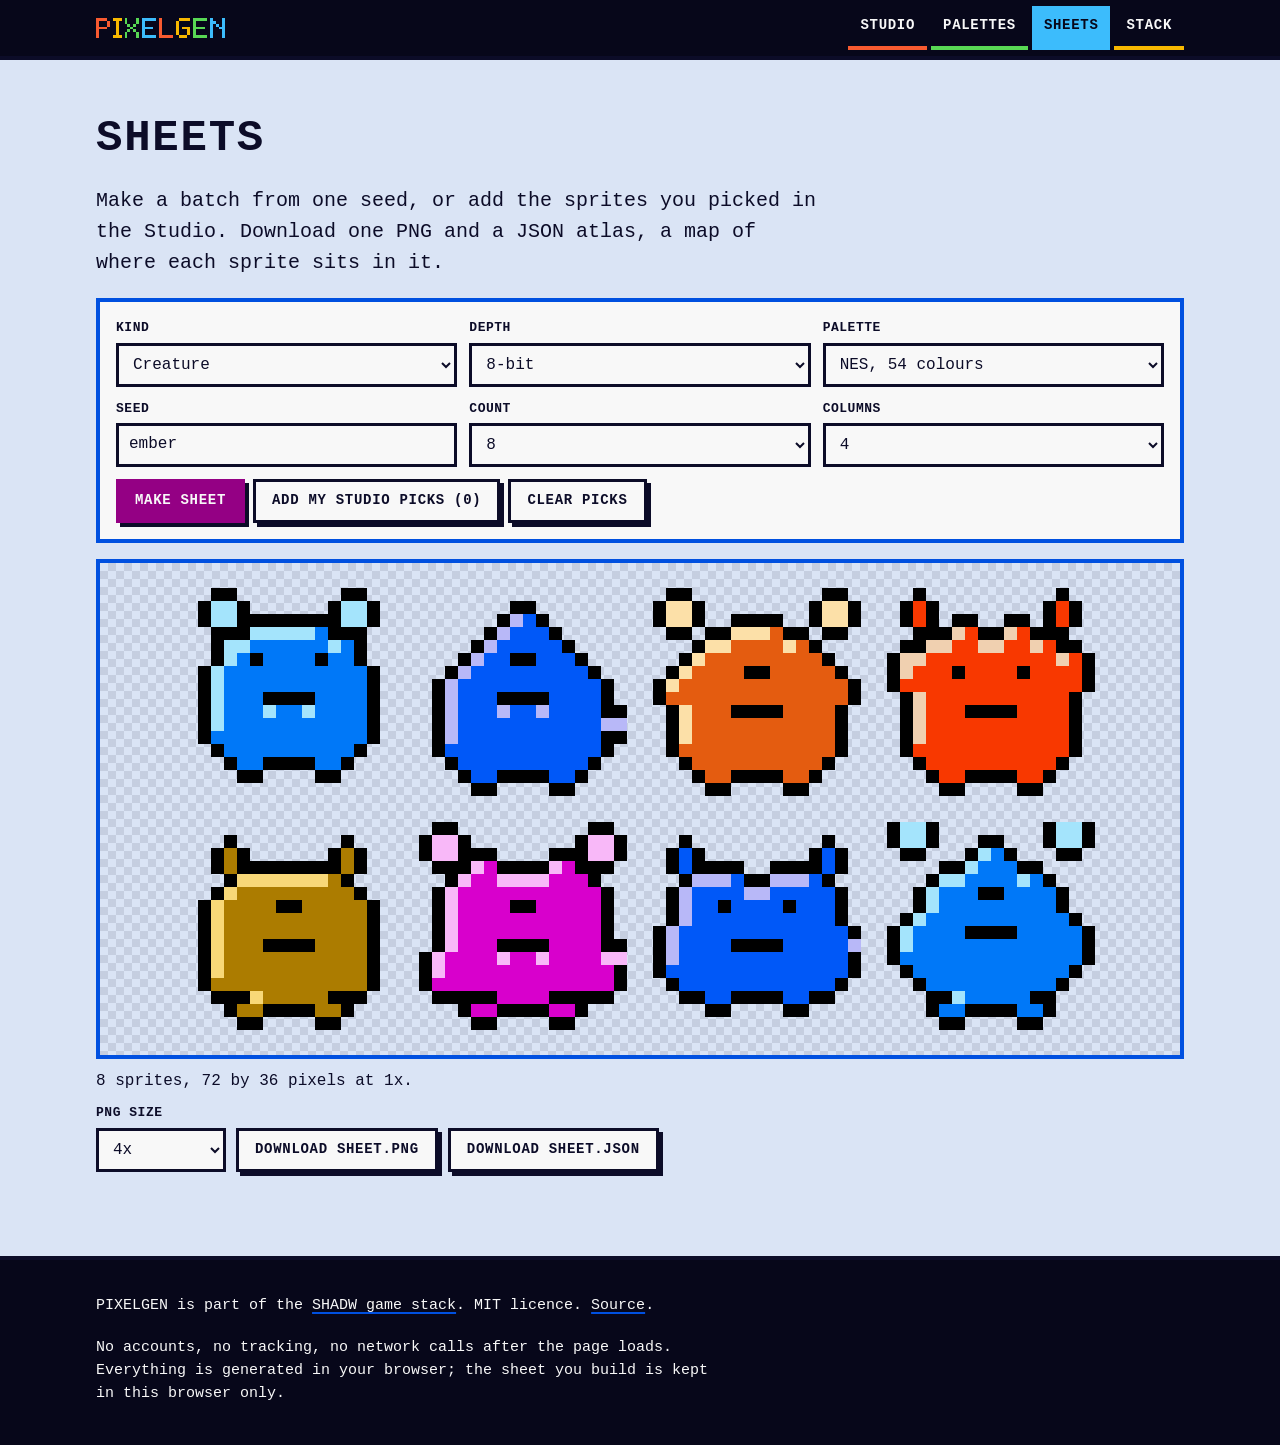
<file: site/sheets.html>
<!doctype html>
<html lang="en">
<head>
<meta charset="utf-8">
<meta name="viewport" content="width=device-width, initial-scale=1">
<title>Sheets · PIXELGEN</title>
<meta name="description" content="Build a sprite sheet from a seed and download it as one PNG with a JSON atlas of frame positions, ready for a game engine.">
<meta name="color-scheme" content="dark light">
<link rel="canonical" href="https://pixel-art-gen.shadw.app/sheets">
<link rel="icon" href="favicon.svg" type="image/svg+xml">
<link rel="stylesheet" href="assets/style.css">
<meta property="og:type" content="website"><meta property="og:site_name" content="PIXELGEN">
<meta property="og:title" content="Sheets · PIXELGEN"><meta property="og:description" content="Build a sprite sheet from a seed and download it as one PNG with a JSON atlas of frame positions, ready for a game engine.">
<meta property="og:url" content="https://pixel-art-gen.shadw.app/sheets">
<meta property="og:image" content="https://pixel-art-gen.shadw.app/assets/og.png"><meta property="og:image:width" content="1200"><meta property="og:image:height" content="630">
<meta name="twitter:card" content="summary_large_image">
<script type="application/ld+json">{"@context":"https://schema.org","@type":"WebApplication","name":"PIXELGEN","applicationCategory":"DesignApplication","operatingSystem":"Any","url":"https://pixel-art-gen.shadw.app","description":"Build a sprite sheet from a seed and download it as one PNG with a JSON atlas of frame positions, ready for a game engine.","offers":{"@type":"Offer","price":"0","priceCurrency":"USD"},"license":"https://opensource.org/licenses/MIT"}</script>
</head>
<body data-zone="sheets" data-page="sheets">
<a class="skip" href="#main">Skip to content</a>
<header class="top"><div class="wrap bar">
<a class="brand" href="/" aria-label="PIXELGEN, home"><svg class="brandmark" viewBox="0 0 45 7" shape-rendering="crispEdges" role="img" aria-label="PIXELGEN"><path fill="#F85A30" d="M0 0h1v1h-1zM1 0h1v1h-1zM2 0h1v1h-1zM3 0h1v1h-1zM0 1h1v1h-1zM4 1h1v1h-1zM0 2h1v1h-1zM4 2h1v1h-1zM0 3h1v1h-1zM1 3h1v1h-1zM2 3h1v1h-1zM3 3h1v1h-1zM0 4h1v1h-1zM0 5h1v1h-1zM0 6h1v1h-1z"/><path fill="#F8B800" d="M6 0h1v1h-1zM7 0h1v1h-1zM8 0h1v1h-1zM7 1h1v1h-1zM7 2h1v1h-1zM7 3h1v1h-1zM7 4h1v1h-1zM7 5h1v1h-1zM6 6h1v1h-1zM7 6h1v1h-1zM8 6h1v1h-1z"/><path fill="#58D854" d="M10 0h1v1h-1zM14 0h1v1h-1zM10 1h1v1h-1zM14 1h1v1h-1zM11 2h1v1h-1zM13 2h1v1h-1zM12 3h1v1h-1zM11 4h1v1h-1zM13 4h1v1h-1zM10 5h1v1h-1zM14 5h1v1h-1zM10 6h1v1h-1zM14 6h1v1h-1z"/><path fill="#3CBCFC" d="M16 0h1v1h-1zM17 0h1v1h-1zM18 0h1v1h-1zM19 0h1v1h-1zM20 0h1v1h-1zM16 1h1v1h-1zM16 2h1v1h-1zM16 3h1v1h-1zM17 3h1v1h-1zM18 3h1v1h-1zM19 3h1v1h-1zM16 4h1v1h-1zM16 5h1v1h-1zM16 6h1v1h-1zM17 6h1v1h-1zM18 6h1v1h-1zM19 6h1v1h-1zM20 6h1v1h-1z"/><path fill="#F85A30" d="M22 0h1v1h-1zM22 1h1v1h-1zM22 2h1v1h-1zM22 3h1v1h-1zM22 4h1v1h-1zM22 5h1v1h-1zM22 6h1v1h-1zM23 6h1v1h-1zM24 6h1v1h-1zM25 6h1v1h-1zM26 6h1v1h-1z"/><path fill="#F8B800" d="M29 0h1v1h-1zM30 0h1v1h-1zM31 0h1v1h-1zM32 0h1v1h-1zM28 1h1v1h-1zM28 2h1v1h-1zM28 3h1v1h-1zM30 3h1v1h-1zM31 3h1v1h-1zM32 3h1v1h-1zM28 4h1v1h-1zM32 4h1v1h-1zM28 5h1v1h-1zM32 5h1v1h-1zM29 6h1v1h-1zM30 6h1v1h-1zM31 6h1v1h-1z"/><path fill="#58D854" d="M34 0h1v1h-1zM35 0h1v1h-1zM36 0h1v1h-1zM37 0h1v1h-1zM38 0h1v1h-1zM34 1h1v1h-1zM34 2h1v1h-1zM34 3h1v1h-1zM35 3h1v1h-1zM36 3h1v1h-1zM37 3h1v1h-1zM34 4h1v1h-1zM34 5h1v1h-1zM34 6h1v1h-1zM35 6h1v1h-1zM36 6h1v1h-1zM37 6h1v1h-1zM38 6h1v1h-1z"/><path fill="#3CBCFC" d="M40 0h1v1h-1zM44 0h1v1h-1zM40 1h1v1h-1zM41 1h1v1h-1zM44 1h1v1h-1zM40 2h1v1h-1zM42 2h1v1h-1zM44 2h1v1h-1zM40 3h1v1h-1zM43 3h1v1h-1zM44 3h1v1h-1zM40 4h1v1h-1zM44 4h1v1h-1zM40 5h1v1h-1zM44 5h1v1h-1zM40 6h1v1h-1zM44 6h1v1h-1z"/></svg></a>
<nav aria-label="Main"><ul><li><a data-z="studio" href="/studio">Studio</a></li><li><a data-z="palettes" href="/palettes">Palettes</a></li><li><a data-z="sheets" href="/sheets" aria-current="page">Sheets</a></li><li><a data-z="stack" href="/stack">Stack</a></li></ul></nav>
</div></header>
<main id="main">
<div class="wrap"><h1>Sheets</h1>
<p class="lede">Make a batch from one seed, or add the sprites you picked in the Studio. Download one PNG and a JSON atlas, a map of where each sprite sits in it.</p>
<form id="sheetform" class="controls wide" aria-label="Sheet controls" onsubmit="return false">
<label class="field">Kind<select id="s-kind"><option value="creature">Creature</option><option value="hero">Hero</option><option value="item">Item</option><option value="island">Island</option></select></label>
<label class="field">Depth<select id="s-bits"><option value="8">8-bit</option><option value="16">16-bit</option></select></label>
<label class="field">Palette<select id="s-palette"></select></label>
<label class="field">Seed<input id="s-seed" type="text" value="ember" autocomplete="off" autocapitalize="off" spellcheck="false" maxlength="40"></label>
<label class="field">Count<select id="s-count"><option>4</option><option selected>8</option><option>12</option><option>16</option></select></label>
<label class="field">Columns<select id="s-cols"><option>2</option><option>4</option><option selected>4</option><option>8</option></select></label>
<div class="row"><button type="button" id="s-make" class="btn signal">Make sheet</button>
<button type="button" id="s-picks" class="btn">Add my Studio picks (<span id="pickn">0</span>)</button>
<button type="button" id="s-clear" class="btn">Clear picks</button></div></form>
<div class="frame sheetframe"><canvas id="sheet" width="16" height="16" role="img" aria-label="Sprite sheet preview"></canvas></div>
<p id="s-readout" class="readout" aria-live="polite"></p>
<div class="actions"><label class="field small">PNG size<select id="s-scale"><option value="1">1x</option><option value="2">2x</option><option value="4" selected>4x</option><option value="8">8x</option></select></label>
<button type="button" id="s-png" class="btn">Download sheet.png</button><button type="button" id="s-json" class="btn">Download sheet.json</button></div>
<p id="s-status" class="status" role="status"></p>
<noscript><p class="status">Sheets need JavaScript.</p></noscript></div>
</main>
<footer class="foot"><div class="wrap">
<p>PIXELGEN is part of the <a href="https://github.com/SolutionsAsService/shadw-gaming-master">SHADW game stack</a>. MIT licence. <a href="https://github.com/SolutionsAsService/pixel-art-gen">Source</a>.</p>
<p>No accounts, no tracking, no network calls after the page loads. Everything is generated in your browser; the sheet you build is kept in this browser only.</p>
</div></footer>
<script type="module" src="assets/app.js"></script>
</body>
</html>
</file>
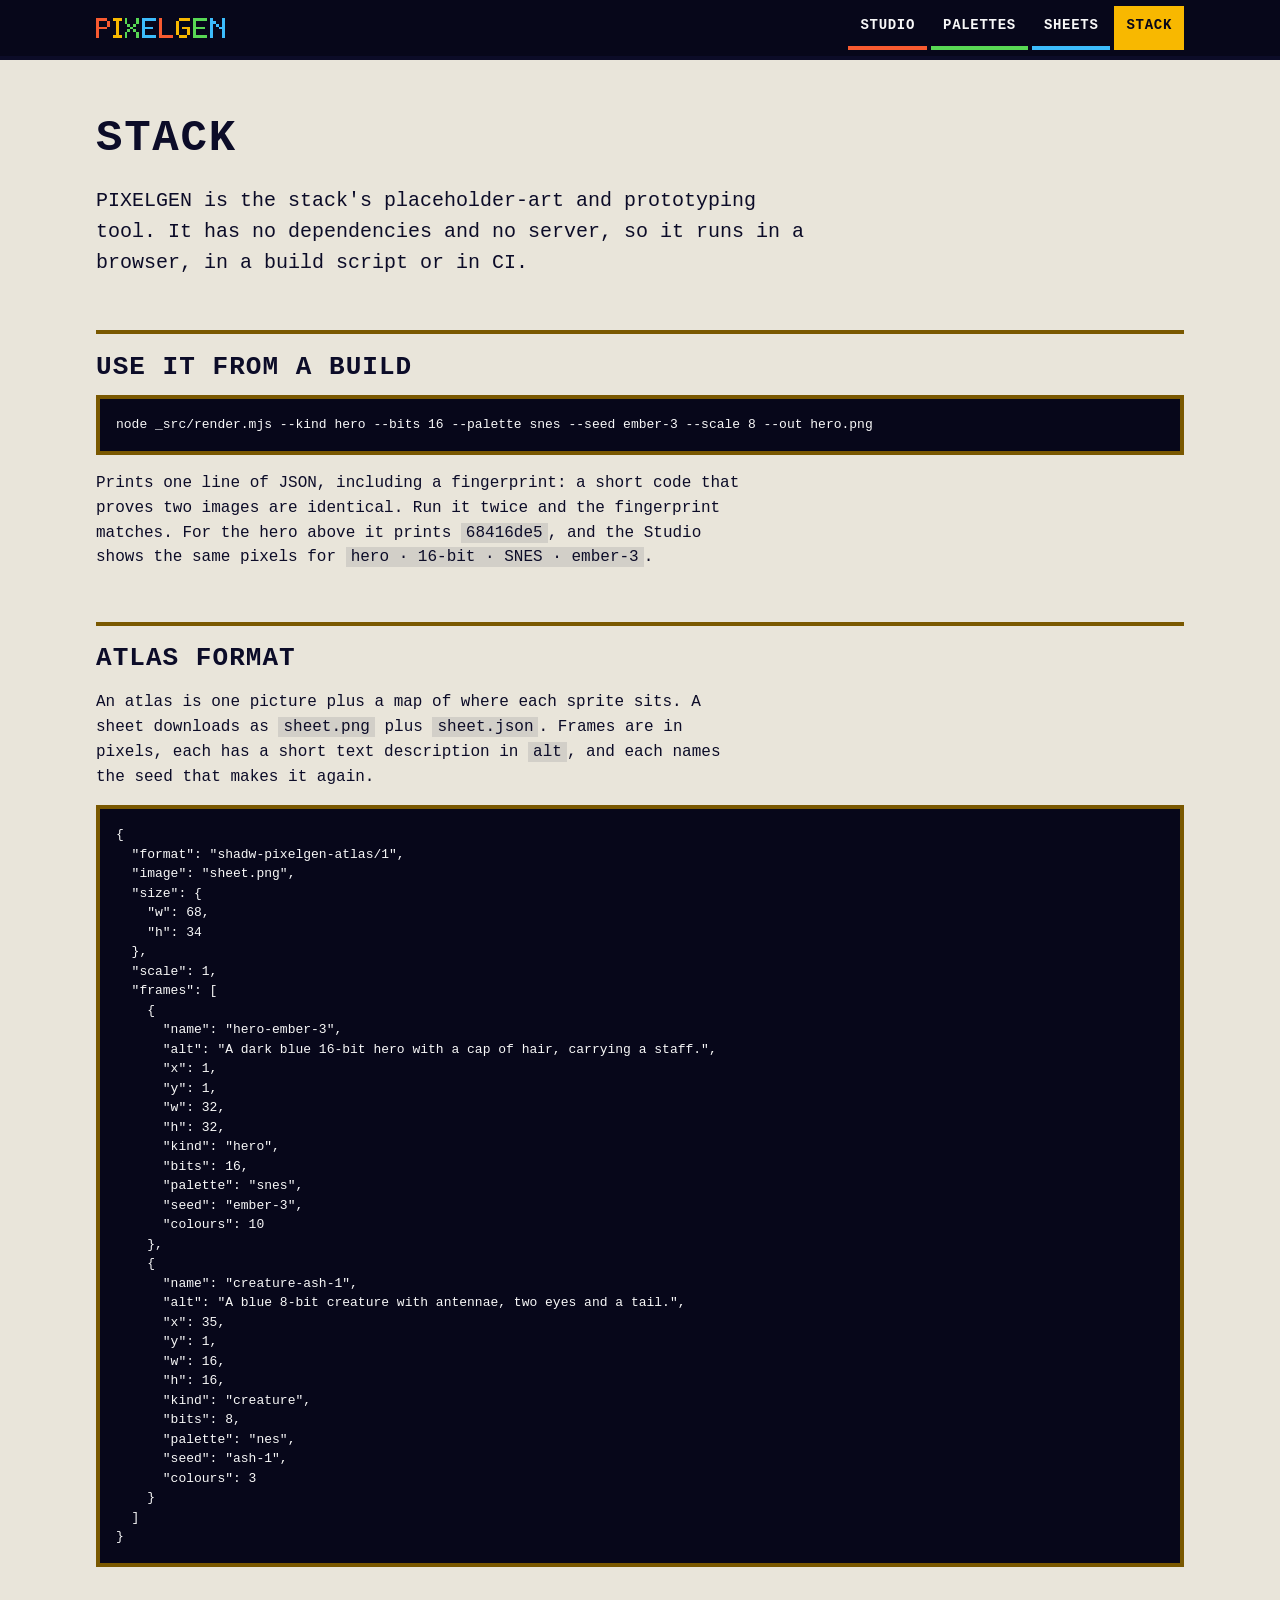
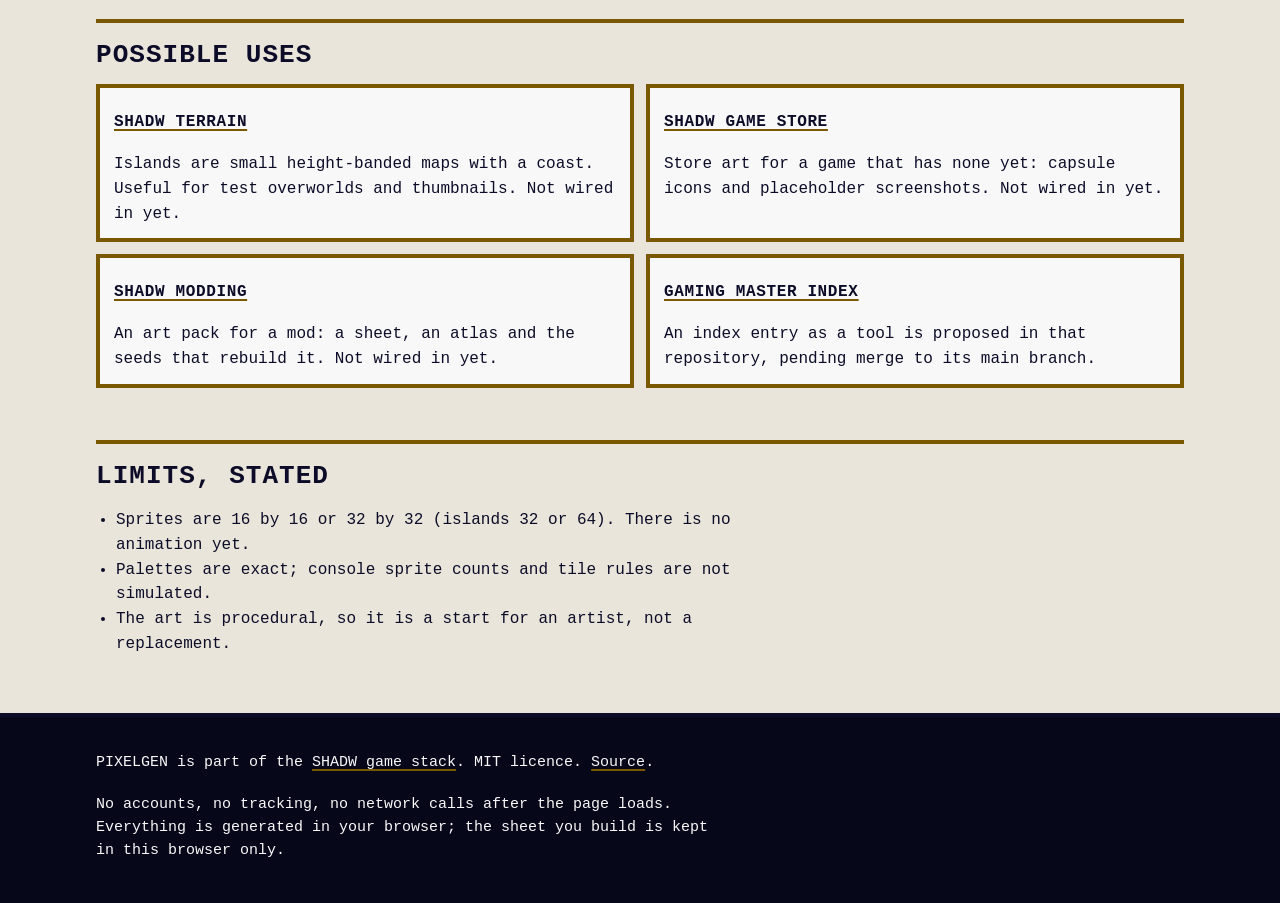
<file: site/stack.html>
<!doctype html>
<html lang="en">
<head>
<meta charset="utf-8">
<meta name="viewport" content="width=device-width, initial-scale=1">
<title>Stack · PIXELGEN</title>
<meta name="description" content="How PIXELGEN fits the SHADW game stack: a seeded, dependency-free sprite generator with a JSON atlas and a command line for build scripts.">
<meta name="color-scheme" content="dark light">
<link rel="canonical" href="https://pixel-art-gen.shadw.app/stack">
<link rel="icon" href="favicon.svg" type="image/svg+xml">
<link rel="stylesheet" href="assets/style.css">
<meta property="og:type" content="website"><meta property="og:site_name" content="PIXELGEN">
<meta property="og:title" content="Stack · PIXELGEN"><meta property="og:description" content="How PIXELGEN fits the SHADW game stack: a seeded, dependency-free sprite generator with a JSON atlas and a command line for build scripts.">
<meta property="og:url" content="https://pixel-art-gen.shadw.app/stack">
<meta property="og:image" content="https://pixel-art-gen.shadw.app/assets/og.png"><meta property="og:image:width" content="1200"><meta property="og:image:height" content="630">
<meta name="twitter:card" content="summary_large_image">
<script type="application/ld+json">{"@context":"https://schema.org","@type":"WebApplication","name":"PIXELGEN","applicationCategory":"DesignApplication","operatingSystem":"Any","url":"https://pixel-art-gen.shadw.app","description":"How PIXELGEN fits the SHADW game stack: a seeded, dependency-free sprite generator with a JSON atlas and a command line for build scripts.","offers":{"@type":"Offer","price":"0","priceCurrency":"USD"},"license":"https://opensource.org/licenses/MIT"}</script>
</head>
<body data-zone="stack" data-page="stack">
<a class="skip" href="#main">Skip to content</a>
<header class="top"><div class="wrap bar">
<a class="brand" href="/" aria-label="PIXELGEN, home"><svg class="brandmark" viewBox="0 0 45 7" shape-rendering="crispEdges" role="img" aria-label="PIXELGEN"><path fill="#F85A30" d="M0 0h1v1h-1zM1 0h1v1h-1zM2 0h1v1h-1zM3 0h1v1h-1zM0 1h1v1h-1zM4 1h1v1h-1zM0 2h1v1h-1zM4 2h1v1h-1zM0 3h1v1h-1zM1 3h1v1h-1zM2 3h1v1h-1zM3 3h1v1h-1zM0 4h1v1h-1zM0 5h1v1h-1zM0 6h1v1h-1z"/><path fill="#F8B800" d="M6 0h1v1h-1zM7 0h1v1h-1zM8 0h1v1h-1zM7 1h1v1h-1zM7 2h1v1h-1zM7 3h1v1h-1zM7 4h1v1h-1zM7 5h1v1h-1zM6 6h1v1h-1zM7 6h1v1h-1zM8 6h1v1h-1z"/><path fill="#58D854" d="M10 0h1v1h-1zM14 0h1v1h-1zM10 1h1v1h-1zM14 1h1v1h-1zM11 2h1v1h-1zM13 2h1v1h-1zM12 3h1v1h-1zM11 4h1v1h-1zM13 4h1v1h-1zM10 5h1v1h-1zM14 5h1v1h-1zM10 6h1v1h-1zM14 6h1v1h-1z"/><path fill="#3CBCFC" d="M16 0h1v1h-1zM17 0h1v1h-1zM18 0h1v1h-1zM19 0h1v1h-1zM20 0h1v1h-1zM16 1h1v1h-1zM16 2h1v1h-1zM16 3h1v1h-1zM17 3h1v1h-1zM18 3h1v1h-1zM19 3h1v1h-1zM16 4h1v1h-1zM16 5h1v1h-1zM16 6h1v1h-1zM17 6h1v1h-1zM18 6h1v1h-1zM19 6h1v1h-1zM20 6h1v1h-1z"/><path fill="#F85A30" d="M22 0h1v1h-1zM22 1h1v1h-1zM22 2h1v1h-1zM22 3h1v1h-1zM22 4h1v1h-1zM22 5h1v1h-1zM22 6h1v1h-1zM23 6h1v1h-1zM24 6h1v1h-1zM25 6h1v1h-1zM26 6h1v1h-1z"/><path fill="#F8B800" d="M29 0h1v1h-1zM30 0h1v1h-1zM31 0h1v1h-1zM32 0h1v1h-1zM28 1h1v1h-1zM28 2h1v1h-1zM28 3h1v1h-1zM30 3h1v1h-1zM31 3h1v1h-1zM32 3h1v1h-1zM28 4h1v1h-1zM32 4h1v1h-1zM28 5h1v1h-1zM32 5h1v1h-1zM29 6h1v1h-1zM30 6h1v1h-1zM31 6h1v1h-1z"/><path fill="#58D854" d="M34 0h1v1h-1zM35 0h1v1h-1zM36 0h1v1h-1zM37 0h1v1h-1zM38 0h1v1h-1zM34 1h1v1h-1zM34 2h1v1h-1zM34 3h1v1h-1zM35 3h1v1h-1zM36 3h1v1h-1zM37 3h1v1h-1zM34 4h1v1h-1zM34 5h1v1h-1zM34 6h1v1h-1zM35 6h1v1h-1zM36 6h1v1h-1zM37 6h1v1h-1zM38 6h1v1h-1z"/><path fill="#3CBCFC" d="M40 0h1v1h-1zM44 0h1v1h-1zM40 1h1v1h-1zM41 1h1v1h-1zM44 1h1v1h-1zM40 2h1v1h-1zM42 2h1v1h-1zM44 2h1v1h-1zM40 3h1v1h-1zM43 3h1v1h-1zM44 3h1v1h-1zM40 4h1v1h-1zM44 4h1v1h-1zM40 5h1v1h-1zM44 5h1v1h-1zM40 6h1v1h-1zM44 6h1v1h-1z"/></svg></a>
<nav aria-label="Main"><ul><li><a data-z="studio" href="/studio">Studio</a></li><li><a data-z="palettes" href="/palettes">Palettes</a></li><li><a data-z="sheets" href="/sheets">Sheets</a></li><li><a data-z="stack" href="/stack" aria-current="page">Stack</a></li></ul></nav>
</div></header>
<main id="main">
<div class="wrap"><h1>Stack</h1>
<p class="lede">PIXELGEN is the stack's placeholder-art and prototyping tool. It has no dependencies and no server, so it runs in a browser, in a build script or in CI.</p>
<h2>Use it from a build</h2>
<pre><code>node _src/render.mjs --kind hero --bits 16 --palette snes --seed ember-3 --scale 8 --out hero.png</code></pre>
<p>Prints one line of JSON, including a fingerprint: a short code that proves two images are identical. Run it twice and the fingerprint matches. For the hero above it prints <code>68416de5</code>, and the Studio shows the same pixels for <code>hero · 16-bit · SNES · ember-3</code>.</p>
<h2>Atlas format</h2>
<p>An atlas is one picture plus a map of where each sprite sits. A sheet downloads as <code>sheet.png</code> plus <code>sheet.json</code>. Frames are in pixels, each has a short text description in <code>alt</code>, and each names the seed that makes it again.</p>
<pre><code>{
  "format": "shadw-pixelgen-atlas/1",
  "image": "sheet.png",
  "size": {
    "w": 68,
    "h": 34
  },
  "scale": 1,
  "frames": [
    {
      "name": "hero-ember-3",
      "alt": "A dark blue 16-bit hero with a cap of hair, carrying a staff.",
      "x": 1,
      "y": 1,
      "w": 32,
      "h": 32,
      "kind": "hero",
      "bits": 16,
      "palette": "snes",
      "seed": "ember-3",
      "colours": 10
    },
    {
      "name": "creature-ash-1",
      "alt": "A blue 8-bit creature with antennae, two eyes and a tail.",
      "x": 35,
      "y": 1,
      "w": 16,
      "h": 16,
      "kind": "creature",
      "bits": 8,
      "palette": "nes",
      "seed": "ash-1",
      "colours": 3
    }
  ]
}</code></pre>
<h2>Possible uses</h2>
<ul class="fits">
<li data-z="stack"><h3><a href="https://github.com/PrometheusIntelligence/shadw-terrain">SHADW Terrain</a></h3><p>Islands are small height-banded maps with a coast. Useful for test overworlds and thumbnails. Not wired in yet.</p></li>
<li data-z="stack"><h3><a href="https://github.com/PrometheusIntelligence/shadw-game-store">SHADW Game Store</a></h3><p>Store art for a game that has none yet: capsule icons and placeholder screenshots. Not wired in yet.</p></li>
<li data-z="stack"><h3><a href="https://github.com/SolutionsAsService/shadw-modding">SHADW Modding</a></h3><p>An art pack for a mod: a sheet, an atlas and the seeds that rebuild it. Not wired in yet.</p></li>
<li data-z="stack"><h3><a href="https://github.com/SolutionsAsService/shadw-gaming-master">Gaming master index</a></h3><p>An index entry as a tool is proposed in that repository, pending merge to its main branch.</p></li></ul>
<h2>Limits, stated</h2>
<ul class="plain"><li>Sprites are 16 by 16 or 32 by 32 (islands 32 or 64). There is no animation yet.</li>
<li>Palettes are exact; console sprite counts and tile rules are not simulated.</li>
<li>The art is procedural, so it is a start for an artist, not a replacement.</li></ul></div>
</main>
<footer class="foot"><div class="wrap">
<p>PIXELGEN is part of the <a href="https://github.com/SolutionsAsService/shadw-gaming-master">SHADW game stack</a>. MIT licence. <a href="https://github.com/SolutionsAsService/pixel-art-gen">Source</a>.</p>
<p>No accounts, no tracking, no network calls after the page loads. Everything is generated in your browser; the sheet you build is kept in this browser only.</p>
</div></footer>

</body>
</html>
</file>
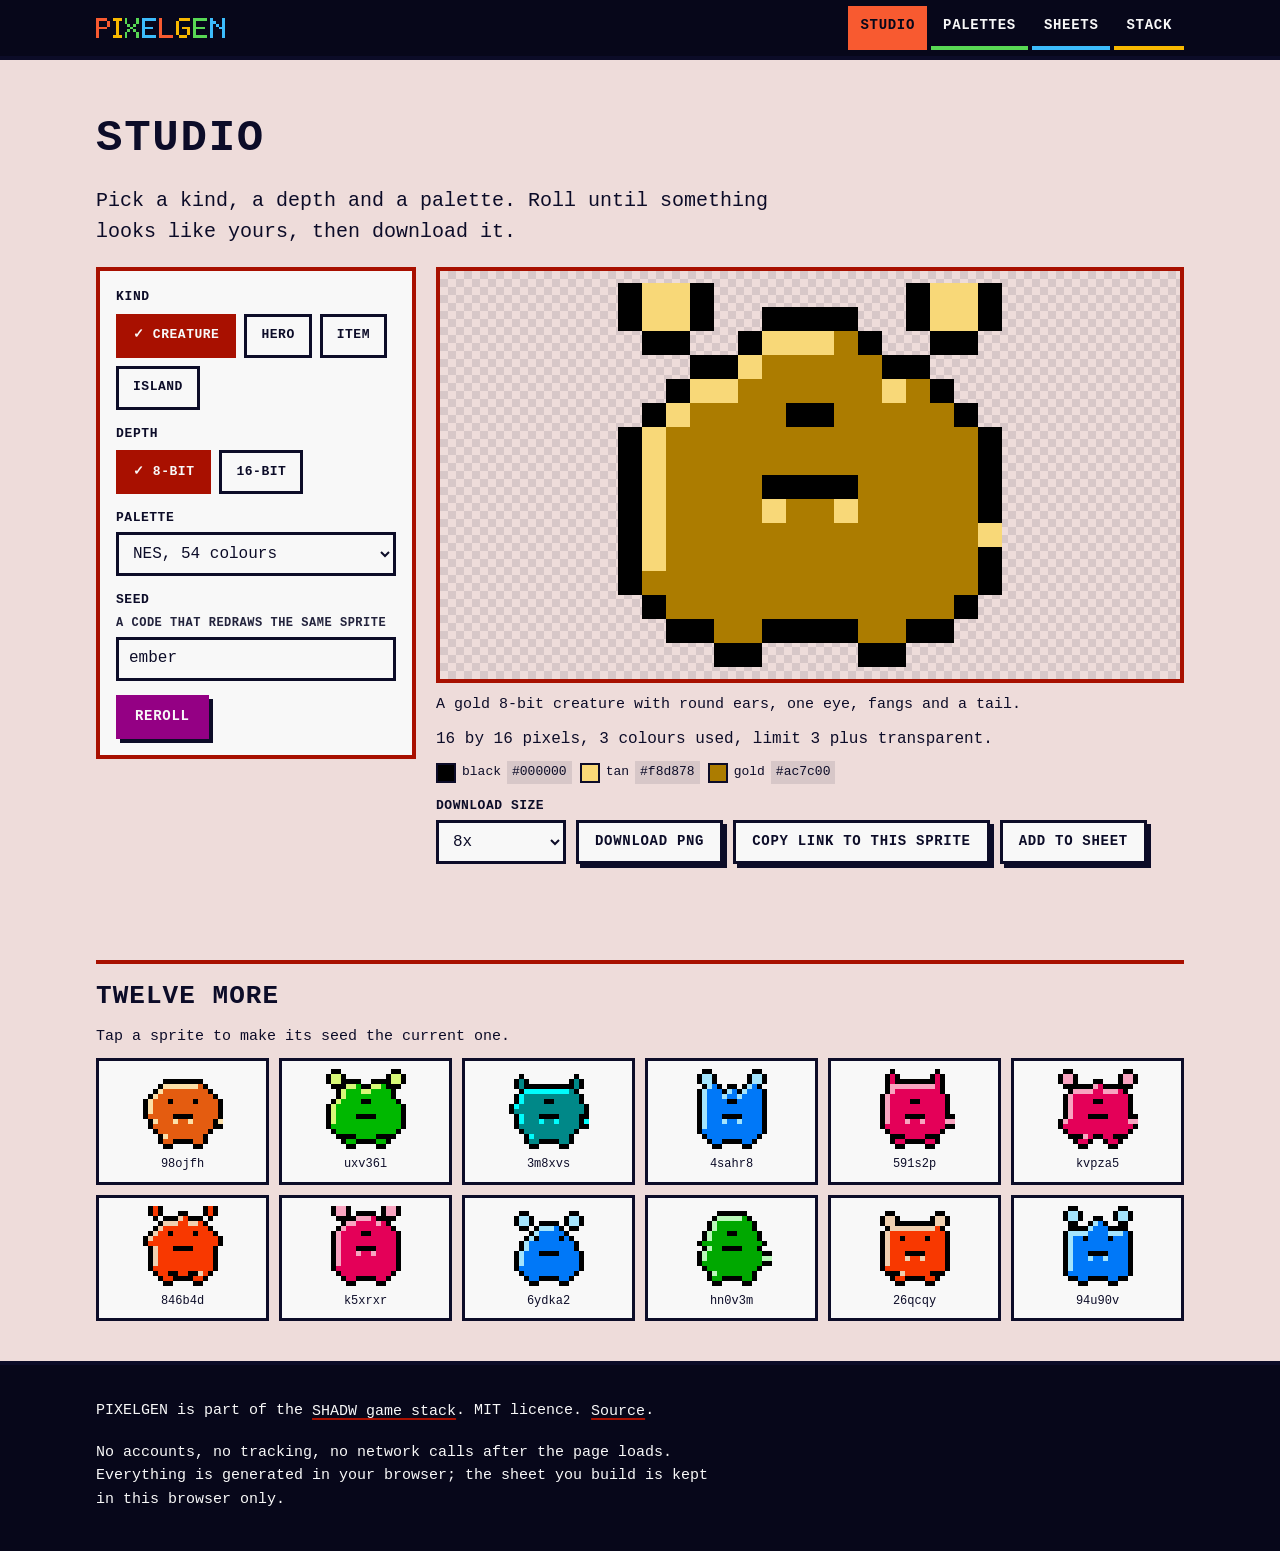
<file: site/studio.html>
<!doctype html>
<html lang="en">
<head>
<meta charset="utf-8">
<meta name="viewport" content="width=device-width, initial-scale=1">
<title>Studio · PIXELGEN</title>
<meta name="description" content="Make an 8-bit or 16-bit creature, hero, item or island. Pick a console palette, roll a seed, download the PNG.">
<meta name="color-scheme" content="dark light">
<link rel="canonical" href="https://pixel-art-gen.shadw.app/studio">
<link rel="icon" href="favicon.svg" type="image/svg+xml">
<link rel="stylesheet" href="assets/style.css">
<meta property="og:type" content="website"><meta property="og:site_name" content="PIXELGEN">
<meta property="og:title" content="Studio · PIXELGEN"><meta property="og:description" content="Make an 8-bit or 16-bit creature, hero, item or island. Pick a console palette, roll a seed, download the PNG.">
<meta property="og:url" content="https://pixel-art-gen.shadw.app/studio">
<meta property="og:image" content="https://pixel-art-gen.shadw.app/assets/og.png"><meta property="og:image:width" content="1200"><meta property="og:image:height" content="630">
<meta name="twitter:card" content="summary_large_image">
<script type="application/ld+json">{"@context":"https://schema.org","@type":"WebApplication","name":"PIXELGEN","applicationCategory":"DesignApplication","operatingSystem":"Any","url":"https://pixel-art-gen.shadw.app","description":"Make an 8-bit or 16-bit creature, hero, item or island. Pick a console palette, roll a seed, download the PNG.","offers":{"@type":"Offer","price":"0","priceCurrency":"USD"},"license":"https://opensource.org/licenses/MIT"}</script>
</head>
<body data-zone="studio" data-page="studio">
<a class="skip" href="#main">Skip to content</a>
<header class="top"><div class="wrap bar">
<a class="brand" href="/" aria-label="PIXELGEN, home"><svg class="brandmark" viewBox="0 0 45 7" shape-rendering="crispEdges" role="img" aria-label="PIXELGEN"><path fill="#F85A30" d="M0 0h1v1h-1zM1 0h1v1h-1zM2 0h1v1h-1zM3 0h1v1h-1zM0 1h1v1h-1zM4 1h1v1h-1zM0 2h1v1h-1zM4 2h1v1h-1zM0 3h1v1h-1zM1 3h1v1h-1zM2 3h1v1h-1zM3 3h1v1h-1zM0 4h1v1h-1zM0 5h1v1h-1zM0 6h1v1h-1z"/><path fill="#F8B800" d="M6 0h1v1h-1zM7 0h1v1h-1zM8 0h1v1h-1zM7 1h1v1h-1zM7 2h1v1h-1zM7 3h1v1h-1zM7 4h1v1h-1zM7 5h1v1h-1zM6 6h1v1h-1zM7 6h1v1h-1zM8 6h1v1h-1z"/><path fill="#58D854" d="M10 0h1v1h-1zM14 0h1v1h-1zM10 1h1v1h-1zM14 1h1v1h-1zM11 2h1v1h-1zM13 2h1v1h-1zM12 3h1v1h-1zM11 4h1v1h-1zM13 4h1v1h-1zM10 5h1v1h-1zM14 5h1v1h-1zM10 6h1v1h-1zM14 6h1v1h-1z"/><path fill="#3CBCFC" d="M16 0h1v1h-1zM17 0h1v1h-1zM18 0h1v1h-1zM19 0h1v1h-1zM20 0h1v1h-1zM16 1h1v1h-1zM16 2h1v1h-1zM16 3h1v1h-1zM17 3h1v1h-1zM18 3h1v1h-1zM19 3h1v1h-1zM16 4h1v1h-1zM16 5h1v1h-1zM16 6h1v1h-1zM17 6h1v1h-1zM18 6h1v1h-1zM19 6h1v1h-1zM20 6h1v1h-1z"/><path fill="#F85A30" d="M22 0h1v1h-1zM22 1h1v1h-1zM22 2h1v1h-1zM22 3h1v1h-1zM22 4h1v1h-1zM22 5h1v1h-1zM22 6h1v1h-1zM23 6h1v1h-1zM24 6h1v1h-1zM25 6h1v1h-1zM26 6h1v1h-1z"/><path fill="#F8B800" d="M29 0h1v1h-1zM30 0h1v1h-1zM31 0h1v1h-1zM32 0h1v1h-1zM28 1h1v1h-1zM28 2h1v1h-1zM28 3h1v1h-1zM30 3h1v1h-1zM31 3h1v1h-1zM32 3h1v1h-1zM28 4h1v1h-1zM32 4h1v1h-1zM28 5h1v1h-1zM32 5h1v1h-1zM29 6h1v1h-1zM30 6h1v1h-1zM31 6h1v1h-1z"/><path fill="#58D854" d="M34 0h1v1h-1zM35 0h1v1h-1zM36 0h1v1h-1zM37 0h1v1h-1zM38 0h1v1h-1zM34 1h1v1h-1zM34 2h1v1h-1zM34 3h1v1h-1zM35 3h1v1h-1zM36 3h1v1h-1zM37 3h1v1h-1zM34 4h1v1h-1zM34 5h1v1h-1zM34 6h1v1h-1zM35 6h1v1h-1zM36 6h1v1h-1zM37 6h1v1h-1zM38 6h1v1h-1z"/><path fill="#3CBCFC" d="M40 0h1v1h-1zM44 0h1v1h-1zM40 1h1v1h-1zM41 1h1v1h-1zM44 1h1v1h-1zM40 2h1v1h-1zM42 2h1v1h-1zM44 2h1v1h-1zM40 3h1v1h-1zM43 3h1v1h-1zM44 3h1v1h-1zM40 4h1v1h-1zM44 4h1v1h-1zM40 5h1v1h-1zM44 5h1v1h-1zM40 6h1v1h-1zM44 6h1v1h-1z"/></svg></a>
<nav aria-label="Main"><ul><li><a data-z="studio" href="/studio" aria-current="page">Studio</a></li><li><a data-z="palettes" href="/palettes">Palettes</a></li><li><a data-z="sheets" href="/sheets">Sheets</a></li><li><a data-z="stack" href="/stack">Stack</a></li></ul></nav>
</div></header>
<main id="main">
<div class="wrap studio">
<h1>Studio</h1>
<p class="lede">Pick a kind, a depth and a palette. Roll until something looks like yours, then download it.</p>
<div class="studio-grid">
<form id="controls" class="controls" aria-label="Generator controls" onsubmit="return false">
<fieldset><legend>Kind</legend><div class="chips"><label class="chip"><input type="radio" name="kind" value="creature" checked><span>Creature</span></label><label class="chip"><input type="radio" name="kind" value="hero"><span>Hero</span></label><label class="chip"><input type="radio" name="kind" value="item"><span>Item</span></label><label class="chip"><input type="radio" name="kind" value="island"><span>Island</span></label></div></fieldset>
<fieldset><legend>Depth</legend><div class="chips">
<label class="chip"><input type="radio" name="bits" value="8" checked><span>8-bit</span></label>
<label class="chip"><input type="radio" name="bits" value="16"><span>16-bit</span></label></div></fieldset>
<label class="field">Palette<select id="palette" name="palette"></select></label>
<label class="field">Seed <small>a code that redraws the same sprite</small><input id="seed" name="seed" type="text" value="ember" autocomplete="off" autocapitalize="off" spellcheck="false" maxlength="40"></label>
<div class="row"><button type="button" id="reroll" class="btn signal">Reroll</button></div>
</form>
<div class="stage">
<div class="frame"><canvas id="preview" width="16" height="16" role="img" aria-label="Generated sprite"></canvas></div>
<p id="desc" class="desc"></p>
<p id="readout" class="readout" aria-live="polite"></p>
<ul id="swatches" class="swatches" aria-label="Colours used"></ul>
<div class="actions">
<label class="field small">Download size<select id="scale"><option value="1">1x</option><option value="4">4x</option><option value="8" selected>8x</option><option value="16">16x</option></select></label>
<button type="button" id="dl" class="btn">Download PNG</button>
<button type="button" id="copy" class="btn">Copy link to this sprite</button>
<button type="button" id="add" class="btn">Add to sheet</button></div>
<p id="status" class="status" role="status"></p>
<noscript><p class="status">The generator needs JavaScript. The pictures on the other pages do not.</p></noscript>
</div></div>
<h2>Twelve more</h2>
<p class="hint">Tap a sprite to make its seed the current one.</p>
<ol id="variants" class="variants" aria-label="Variants of this seed"></ol>
</div>
</main>
<footer class="foot"><div class="wrap">
<p>PIXELGEN is part of the <a href="https://github.com/SolutionsAsService/shadw-gaming-master">SHADW game stack</a>. MIT licence. <a href="https://github.com/SolutionsAsService/pixel-art-gen">Source</a>.</p>
<p>No accounts, no tracking, no network calls after the page loads. Everything is generated in your browser; the sheet you build is kept in this browser only.</p>
</div></footer>
<script type="module" src="assets/app.js"></script>
</body>
</html>
</file>
<file: site/assets/style.css>
/* generated by _src/build.mjs from _src/style.css and _src/tokens.mjs */
:root{color-scheme:dark light;--ground:#0E0E24;--slab:#07071A;--ink:#F8F8F8;--ink2:#BCBCBC;--signal:#F878F8;--studio:#F85A30;--studio-wash:#2a1725;--palettes:#58D854;--palettes-wash:#17262a;--sheets:#3CBCFC;--sheets-wash:#14233e;--stack:#F8B800;--stack-wash:#2a2220;--studio-slab:#F85A30;--palettes-slab:#58D854;--sheets-slab:#3CBCFC;--stack-slab:#F8B800;}
@media (prefers-color-scheme:light){:root:not([data-theme="dark"]){--ground:#F8F8F8;--slab:#07071A;--ink:#0C0C28;--ink2:#4A4A5E;--signal:#940084;--studio:#A81000;--studio-wash:#eedcda;--palettes:#006800;--palettes-wash:#dae7da;--sheets:#0050E0;--sheets-wash:#dae4f5;--stack:#7A5800;--stack-wash:#e9e5da;--studio-slab:#F85A30;--palettes-slab:#58D854;--sheets-slab:#3CBCFC;--stack-slab:#F8B800;}}
*,*::before,*::after{box-sizing:border-box}
html{-webkit-text-size-adjust:100%}
body{margin:0;background:var(--ground);color:var(--ink);font:16px/1.55 ui-monospace,"SF Mono",SFMono-Regular,Menlo,Consolas,"Liberation Mono",monospace}
[data-zone=studio]{--hue:var(--studio);--wash:var(--studio-wash)}
[data-zone=palettes]{--hue:var(--palettes);--wash:var(--palettes-wash)}
[data-zone=sheets]{--hue:var(--sheets);--wash:var(--sheets-wash)}
[data-zone=stack]{--hue:var(--stack);--wash:var(--stack-wash)}
body[data-page=index]{--wash:var(--ground)}
main{background:var(--wash);min-height:60vh;display:flow-root;padding-bottom:40px}
.wrap{max-width:1120px;margin:0 auto;padding:0 16px}
.sr{position:absolute;width:1px;height:1px;overflow:hidden;clip:rect(0 0 0 0);white-space:nowrap}
.skip{position:absolute;left:8px;top:-60px;background:var(--ink);color:var(--ground);padding:12px 16px;z-index:9}
.skip:focus{top:8px}
a{color:var(--ink);text-decoration-thickness:2px;text-underline-offset:3px;text-decoration-color:var(--hue)}
a:focus-visible,button:focus-visible,select:focus-visible,input:focus-visible,.chip:has(input:focus-visible){outline:3px solid var(--signal);outline-offset:3px}
h1,h2,h3{font-weight:800;line-height:1.15;text-transform:uppercase;letter-spacing:.04em;margin:0 0 .5em}
h1{font-size:clamp(28px,6vw,44px);margin-top:1.2em}
h2{font-size:clamp(20px,3.6vw,26px);margin-top:2em;border-top:4px solid var(--hue);padding-top:.7em}
h3{font-size:16px}
p{max-width:68ch}
.lede{font-size:clamp(17px,2.4vw,20px);max-width:60ch}
small{font-size:12px;opacity:.9}
code,pre{font-family:inherit}
pre{background:var(--slab);color:#F8F8F8;padding:16px;overflow-x:auto;border:4px solid var(--hue);max-width:100%;font-size:13px;line-height:1.5}
code{background:color-mix(in srgb,var(--ink) 10%,transparent);padding:1px 5px}
pre code{background:none;padding:0}
/* header */
.top{background:var(--slab);border-bottom:4px solid var(--ink)}
.bar{display:flex;align-items:center;justify-content:space-between;gap:12px;flex-wrap:wrap;min-height:56px}
.brand{display:block;padding:12px 0}
.brandmark{display:block;height:20px;width:auto}
.top nav ul{display:flex;list-style:none;margin:0;padding:0;gap:4px;flex-wrap:wrap}
.top nav a{display:flex;align-items:center;min-height:44px;padding:0 12px;color:#F8F8F8;text-decoration:none;font-weight:700;text-transform:uppercase;letter-spacing:.05em;font-size:14px;border-bottom:4px solid transparent}
.top nav a[data-z=studio]{--m:var(--studio-slab)}.top nav a[data-z=palettes]{--m:var(--palettes-slab)}.top nav a[data-z=sheets]{--m:var(--sheets-slab)}.top nav a[data-z=stack]{--m:var(--stack-slab)}
.top nav a{border-bottom-color:var(--m)}
.top nav a[aria-current=page]{background:var(--m);color:#07071A}
@media (hover:hover){.top nav a:hover{background:color-mix(in srgb,var(--m) 25%,transparent)}.top nav a[aria-current=page]:hover{background:var(--m)}}
/* landing slab */
.slab{background:var(--slab);color:#F8F8F8;padding:20px 0 28px;border-bottom:4px solid var(--ink)}
.slab a{color:#F8F8F8}
.hero-mark{margin:4px 0 8px}
.wordmark{display:block;width:100%;max-width:760px;height:auto}
.slab .lede{margin:0 0 18px;color:#F8F8F8}
.poster{list-style:none;margin:0;padding:0;display:grid;grid-template-columns:repeat(2,1fr);gap:12px}
@media (min-width:860px){.poster{grid-template-columns:1.45fr 1fr 1fr 1fr;gap:16px}.tile[data-z=studio] .art{aspect-ratio:1}.tile:not([data-z=studio]) .art{aspect-ratio:1}}
.tile{--c:var(--studio-slab);border:4px solid var(--c);box-shadow:6px 6px 0 var(--c);background:#0E0E24;min-width:0}
.tile[data-z=palettes]{--c:var(--palettes-slab)}.tile[data-z=sheets]{--c:var(--sheets-slab)}.tile[data-z=stack]{--c:var(--stack-slab)}
.tile a{display:flex;flex-direction:column;gap:2px;height:100%;padding:10px 10px 12px;text-decoration:none}
.tile .art{display:flex;align-items:center;justify-content:center;aspect-ratio:1;background:#07071A;margin-bottom:8px;overflow:hidden}
.tile .art svg{width:100%;height:100%;display:block}
.tile .name{color:var(--c);font-weight:800;text-transform:uppercase;letter-spacing:.06em;font-size:clamp(16px,3.4vw,20px)}
.tile .fig{font-size:13px;line-height:1.35;min-height:2.7em}
.tile .go{margin-top:6px;font-weight:700;font-size:13px;text-transform:uppercase;letter-spacing:.05em;min-height:24px;display:flex;align-items:center}
.tile .go::after{content:" >";white-space:pre}
@media (hover:hover){.tile:hover{transform:translate(-2px,-2px);box-shadow:8px 8px 0 var(--c)}}
.tile .art.pal{flex-direction:column;align-items:stretch;justify-content:center;gap:10px;padding:10px;display:flex}
.pal .prow{display:flex;flex-direction:column;gap:3px;font-size:12px;line-height:1.15}
.pal b{font-weight:700;color:#F8F8F8;letter-spacing:.04em}
.strip{display:flex;height:14px}.strip i{flex:1;display:block}
@media (max-width:859px){.tile .art{aspect-ratio:4/3}.tile .go{display:none}.tile[data-z=studio] .go{display:flex}.tile .fig{min-height:0}.tile a{padding-bottom:10px}.tile .art.pal{gap:5px;padding:6px;aspect-ratio:auto}.pal .prow{gap:2px}.pal .strip{height:9px}}
.tile[data-z=studio] .go{background:var(--c);color:#07071A;padding:0 10px;min-height:32px;align-self:flex-start}
.tile[data-z=studio] .go::after{content:" >"}
@media (max-width:899px){.studio-grid .stage{display:contents}.studio-grid .frame{order:-2}.studio-grid .controls{order:-1}}
.hint{margin:0 0 10px;font-size:15px}
/* bands */
.band{padding-bottom:32px}
.cols{list-style:none;margin:0;padding:0;display:grid;gap:20px;grid-template-columns:1fr}
@media (min-width:760px){.cols{grid-template-columns:repeat(3,1fr)}}
.cols h3{color:var(--hue)}
.plain{padding-left:20px;max-width:68ch}
.fits{list-style:none;margin:0;padding:0;display:grid;gap:12px;grid-template-columns:1fr}
@media (min-width:760px){.fits{grid-template-columns:repeat(2,1fr)}}
.fits li{border:4px solid var(--hue);padding:12px 14px;background:var(--ground)}
.fits p{margin:0}
.fits h3 a{display:inline-flex;align-items:center;min-height:44px}
/* controls */
.studio-grid{display:grid;gap:20px;grid-template-columns:1fr}
@media (min-width:900px){.studio-grid{grid-template-columns:320px 1fr;align-items:start}}
.controls{display:flex;flex-direction:column;gap:14px;background:var(--ground);border:4px solid var(--hue);padding:16px}
.controls.wide{display:grid;grid-template-columns:repeat(2,1fr);gap:12px;margin-bottom:16px}
@media (min-width:760px){.controls.wide{grid-template-columns:repeat(3,1fr)}}
.controls.wide .row{grid-column:1/-1}
fieldset{border:0;margin:0;padding:0;min-width:0}
legend{font-weight:800;text-transform:uppercase;letter-spacing:.05em;font-size:13px;padding:0;margin-bottom:6px}
.chips{display:flex;flex-wrap:wrap;gap:8px}
.chip{position:relative;display:inline-flex}
.chip input{position:absolute;opacity:0;inset:0;width:100%;height:100%;margin:0;cursor:pointer}
.chip span{display:flex;align-items:center;min-height:44px;min-width:44px;padding:0 14px;border:3px solid var(--ink);font-weight:700;text-transform:uppercase;font-size:13px;letter-spacing:.04em;background:var(--ground)}
.chip input:checked+span{background:var(--hue);color:var(--ground);border-color:var(--hue)}
.field{display:flex;flex-direction:column;gap:4px;font-weight:700;font-size:13px;text-transform:uppercase;letter-spacing:.04em}
.field.small{min-width:130px}
select,input[type=text]{font:inherit;font-size:16px;min-height:44px;padding:6px 10px;color:var(--ink);background:var(--ground);border:3px solid var(--ink);border-radius:0;width:100%;text-transform:none;letter-spacing:0;font-weight:400}
.row{display:flex;gap:8px;flex-wrap:wrap}
.btn{font:inherit;font-size:14px;font-weight:800;text-transform:uppercase;letter-spacing:.05em;min-height:44px;min-width:44px;padding:0 16px;color:var(--ink);background:var(--ground);border:3px solid var(--ink);border-radius:0;cursor:pointer;box-shadow:4px 4px 0 var(--ink)}
.btn.signal{background:var(--signal);border-color:var(--signal);color:var(--ground);box-shadow:4px 4px 0 var(--ink)}
@media (hover:hover){.btn:hover{transform:translate(-1px,-1px);box-shadow:5px 5px 0 var(--ink)}}
.btn:active{transform:translate(3px,3px);box-shadow:1px 1px 0 var(--ink)}
.stage{min-width:0}
.frame{background:repeating-conic-gradient(color-mix(in srgb,var(--ink) 10%,transparent) 0 25%,transparent 0 50%) 0 0/16px 16px;border:4px solid var(--hue);padding:12px;display:flex;justify-content:center;align-items:center;min-height:120px;overflow:hidden}
canvas{image-rendering:pixelated;image-rendering:crisp-edges;max-width:100%;display:block}
.readout,.status{margin:10px 0;min-height:1.5em}
.swatches{list-style:none;margin:0 0 12px;padding:0;display:flex;flex-wrap:wrap;gap:8px}
.swatches li{display:flex;align-items:center;gap:6px;font-size:13px}
.swatches i{display:block;width:20px;height:20px;border:2px solid var(--ink)}
.actions{display:flex;gap:10px;flex-wrap:wrap;align-items:flex-end}
.variants{list-style:none;margin:0;padding:0;display:grid;grid-template-columns:repeat(3,1fr);gap:10px}
@media (min-width:600px){.variants{grid-template-columns:repeat(6,1fr)}}
.variants button{display:flex;flex-direction:column;align-items:center;gap:6px;width:100%;min-height:44px;padding:8px;background:var(--ground);border:3px solid var(--ink);color:var(--ink);font:inherit;font-size:12px;cursor:pointer}
.variants canvas{max-width:100%;height:auto!important}
@media (hover:hover){.variants button:hover{border-color:var(--signal)}}
.sheetframe{margin-top:8px}
/* palettes */
.pcards{list-style:none;margin:0;padding:0;display:grid;gap:14px;grid-template-columns:1fr}
@media (min-width:760px){.pcards{grid-template-columns:repeat(3,1fr)}}
.pcard{border:4px solid var(--hue);background:var(--ground);padding:12px;display:flex;flex-direction:column;gap:10px}
.pc-art{background:var(--slab);padding:8px;display:flex;justify-content:center}
.pc-art svg{width:100%;max-width:200px;height:auto;display:block}
.pcard p{margin:0 0 8px;font-size:15px}
.pcard h3 small{font-weight:400;text-transform:none;letter-spacing:0}
.sw{list-style:none;margin:0;padding:0;display:grid;grid-template-columns:repeat(8,1fr);gap:3px}
.sw li{aspect-ratio:1;border:1px solid color-mix(in srgb,var(--ink) 40%,transparent)}
.ramp{display:flex;flex-wrap:wrap;gap:0;align-items:center;margin:0}
.ramp i{display:block;height:18px;flex:1;min-width:0}
.ramp .cap{flex-basis:100%;font-size:13px;margin-top:6px}
/* footer */
.foot{background:var(--slab);color:#F8F8F8;border-top:4px solid var(--ink);padding:24px 0 32px;margin-top:0;font-size:15px}
.foot a{color:#F8F8F8;display:inline-flex;align-items:center;min-height:44px;padding:0 4px;margin:0 -4px}
.foot p{margin:0 0 8px}
@media (prefers-reduced-motion:reduce){*{transition:none!important;animation:none!important}.tile:hover{transform:none}}
@media (forced-colors:active){.chip input:checked+span{outline:3px solid Highlight}}

.chip input:checked+span::before{content:"\2713\00a0"}
.desc{margin:10px 0 0;font-size:15px;min-height:1.5em}
details{margin:6px 0}
summary{display:flex;align-items:center;min-height:44px;cursor:pointer;font-weight:700;font-size:15px}
summary:focus-visible{outline:3px solid var(--signal);outline-offset:3px}
.swatches span{font-size:13px}
.variants button[aria-pressed=true]{border-color:var(--signal);box-shadow:4px 4px 0 var(--signal)}
@media (min-width:860px) and (max-width:1000px){.tile .art.pal{gap:3px;padding:4px}.pal .strip{height:9px}}
</file>
